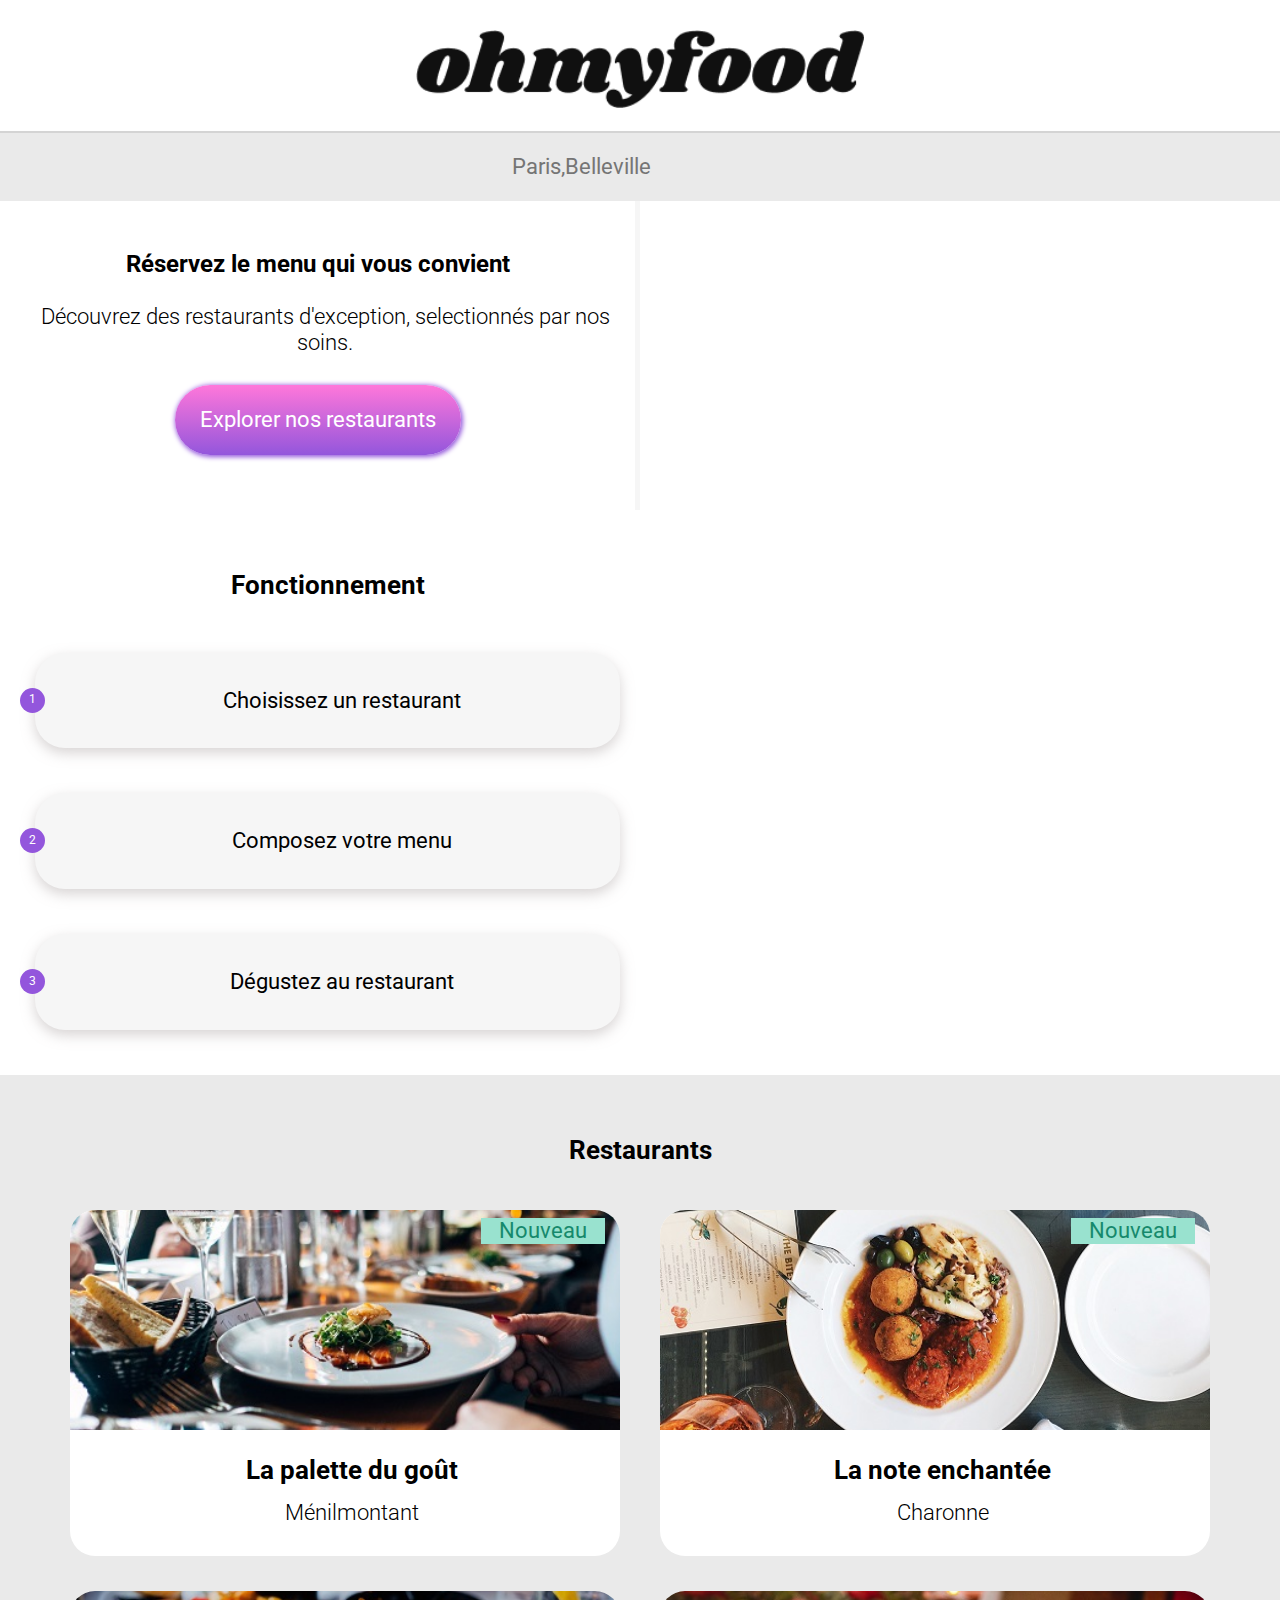
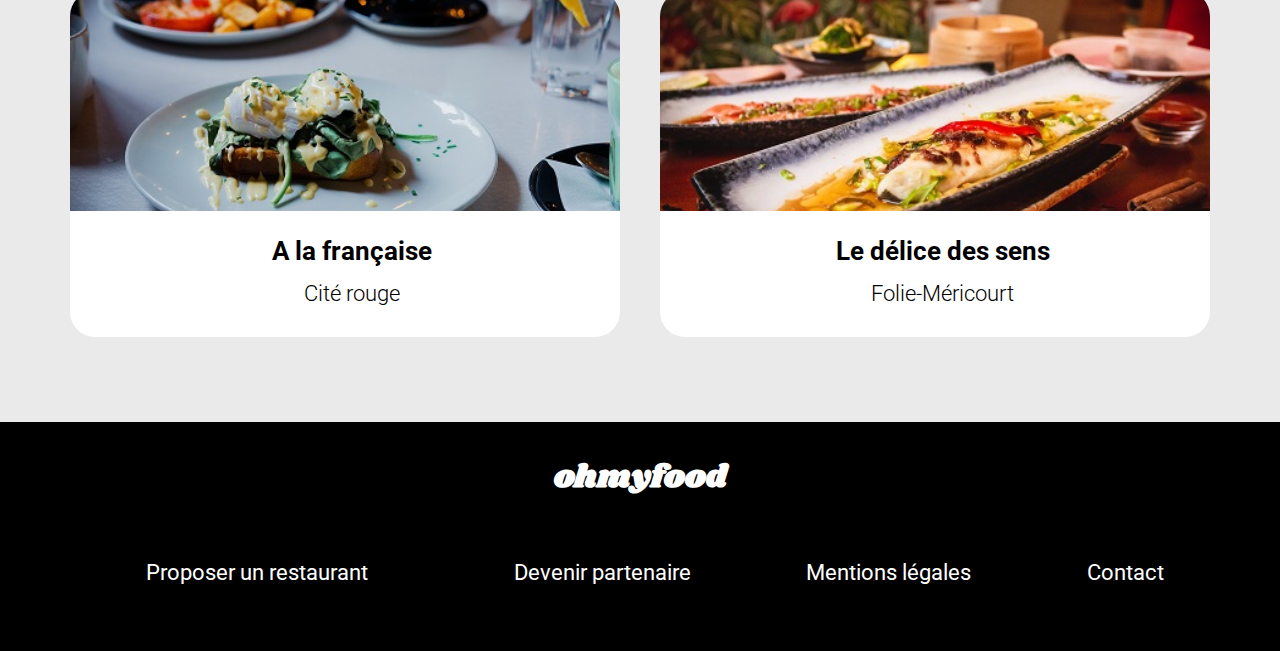
<file: index.html>
<!DOCTYPE html>
<html lang="fr">
    <head>
        <meta charset="UTF-8">
        <meta http-equiv="X-UA-Compatible" content="IE=edge">
        <meta name="viewport" content="width=device-width, initial-scale=1.0">
        <link rel="stylesheet" href="CSS/style.css">
        <link rel="stylesheet" href="https://cdnjs.cloudflare.com/ajax/libs/font-awesome/6.1.1/css/all.min.css" integrity="sha512-KfkfwYDsLkIlwQp6LFnl8zNdLGxu9YAA1QvwINks4PhcElQSvqcyVLLD9aMhXd13uQjoXtEKNosOWaZqXgel0g==" crossorigin="anonymous" referrerpolicy="no-referrer" />
        <!--lien vers cdnj bbibliotheque icones-->
        <link href="https://fonts.googleapis.com/css2?family=Raleway:wght@100;300;600&family=Roboto:ital,wght@0,100;0,300;0,500;1,100;1,300;1,400;1,700;1,900&display=swap" rel="stylesheet">
        <link href="https://fonts.googleapis.com/css2?family=Raleway:wght@100;300;600&family=Roboto:ital,wght@0,100;0,300;0,500;1,100;1,300;1,400;1,700;1,900&family=Shrikhand&display=swap" rel="stylesheet">  
        <title>Accueil_Menu</title>
    </head>
    <body>
        <header>
            <section class="container first_container">
                <div class="logo_header">
                    <a href="#"><img src ="images/logo/ohmyfood.png"></a>
                </div>
                <div class="localisation">
                   <form>
                       <label for="search" class="formulaire"> <i class="fa-solid fa-location-dot"></i></label>
                        <input type="search" placeholder="Paris,Belleville"  id="search"/>
                    </form>    
                </div>
                <div class="zozo">
                <div class="reservation">
                    <h2>Réservez le menu qui vous convient</h2>
                    <div class="menu_reservation">
                        <p class="information">Découvrez des restaurants d'exception, selectionnés par nos soins.</p>
                        <a href="#"><button class="btn btn__recherche">Explorer nos restaurants</button></a>
                    </div>
                </div>
                <div class="fonctionnement">
                    <h3>Fonctionnement</h3>
                    <div class="button__menu">
                        <ul >
                            <li >
                                <a href="#">
                                    <button class="btn_menu_choice"><span class="number">1</span>
                                        <span class="icone icone_choice"><i class="fa-solid fa-mobile-screen-button"></i></span>
                                        <span class="name name_restaurant">Choisissez un restaurant</span>
                                    </button>
                                </a>
                            </li>
                            <li>
                                <a href="#">
                                    <button class="btn_menu_choice"><span class="number">2</span>
                                        <span class="icone icone_choice"><i class="fa-solid fa-list"></i></span>
                                    <span class="name name_choice">Composez votre menu</span>
                                </button>
                                </a>
                            </li>
                            <li>
                                <a href="#">
                                    <button class="btn_menu_choice"><span class="number">3</span>
                                        <span class="icone icone_choice"><i class="fa-solid fa-store"></i></span>
                                        <span class="name name_spot">Dégustez au restaurant</span>
                                    </button>
                                </a>
                            </li>
                        </ul>
                    </div>
                </div>
                </div>
            </section>
        </header>
        <div class="main">
            <section class="container second_container">
                <div>
                    <h3 class="presentation">Restaurants</h3>
                </div>
                <div class="restaurant_presentation">
                    <div class="card_restaurant">
                        <a href="menu_la_palette.html">
                            <img src="images/restaurants/la_palette_des_gouts_redimensionnée.jpg" class="restaurant_presentation" alt="assiette" >
                            <div class="card_restaurant_info"> 
                                <h3>La palette du goût</h3>
                                <p class="information">Ménilmontant</p>
                            </div>
                            <div class="card_text_item">
                                <span class="clic_item"><i class="fa-regular fa-heart"></i></span>
                            </div>
                        </a>
                        <p class="label_palette">Nouveau</p>
                    </div>       
                    <div class="card_restaurant">
                        <a href="menu_la_note.html">
                            <img src="images/restaurants/la_note_enchantée_redimensionnée.jpg" class="restaurant_presentation" alt="assiette">
                            <div class="card_restaurant_info"> 
                                <h3>La note enchantée</h3>
                                <p class="information">Charonne</p>
                            </div>
                            <div class="card_text_item">
                                <span class="clic_item"><i class="fa-regular fa-heart"></i></span>
                            </div>
                        </a>
                        <p class="label_note">Nouveau</p>
                    </div>
                    <div class="card_restaurant">
                        <a href="menu_la_francaise.html">
                            <img src="images/restaurants/a_la_francaise_redimensionnée.jpg" class="restaurant_presentation" alt="assiette">
                            <div class="card_restaurant_info"> 
                                <h3>A la française</h3>
                                <p class="information">Cité rouge</p>
                            </div>
                            <div class="card_text_item">
                                <span class="clic_item"><i class="fa-regular fa-heart"></i></span>
                            </div>
                        </a>
                    </div>
                    <div class="card_restaurant">
                        <a href="menu_le_delice.html">
                            <img src="images/restaurants/le_delice_des_sens_redimensionnée.jpg" class="restaurant_presentation" alt="assiette">
                            <div class="card_restaurant_info"> 
                                <h3>Le délice des sens</h3>
                                <p class="information">Folie-Méricourt</p>
                            </div>
                            <div class="card_text_item">
                                <span class="clic_item"><i class="fa-regular fa-heart"></i></span>
                            </div>
                        </a> 
                    </div>
                </div>
            </section>
        </div>
        <footer>
            <div class="container third_container">
                <div class="logo_footer"><a href="#"><h1 class="title">ohmyfood</h1></a></div>
                <ul class="footer_third_container">
                    <li class ="proposition">
                        <a href="#"><span class="icone icone_fork"><i class="fa-solid fa-utensils"></i></span>
                        <span class="partner">Proposer un restaurant</span></a>
                    </li>
                    <li class="icone">
                        <a href="#"><span class="icone icone_partner"><i class="fa-solid fa-handshake-angle"></i></span>
                        <span class="partner">Devenir partenaire</span></a>
                    </li>
                    <li class="légale">
                        <a href="#">Mentions légales</a>
                    </li>
                    <li class="contact">
                        <a href="#">Contact</a>
                    </li>
                </ul>
            </div>
        </footer>
    </body>
</html>
</file>
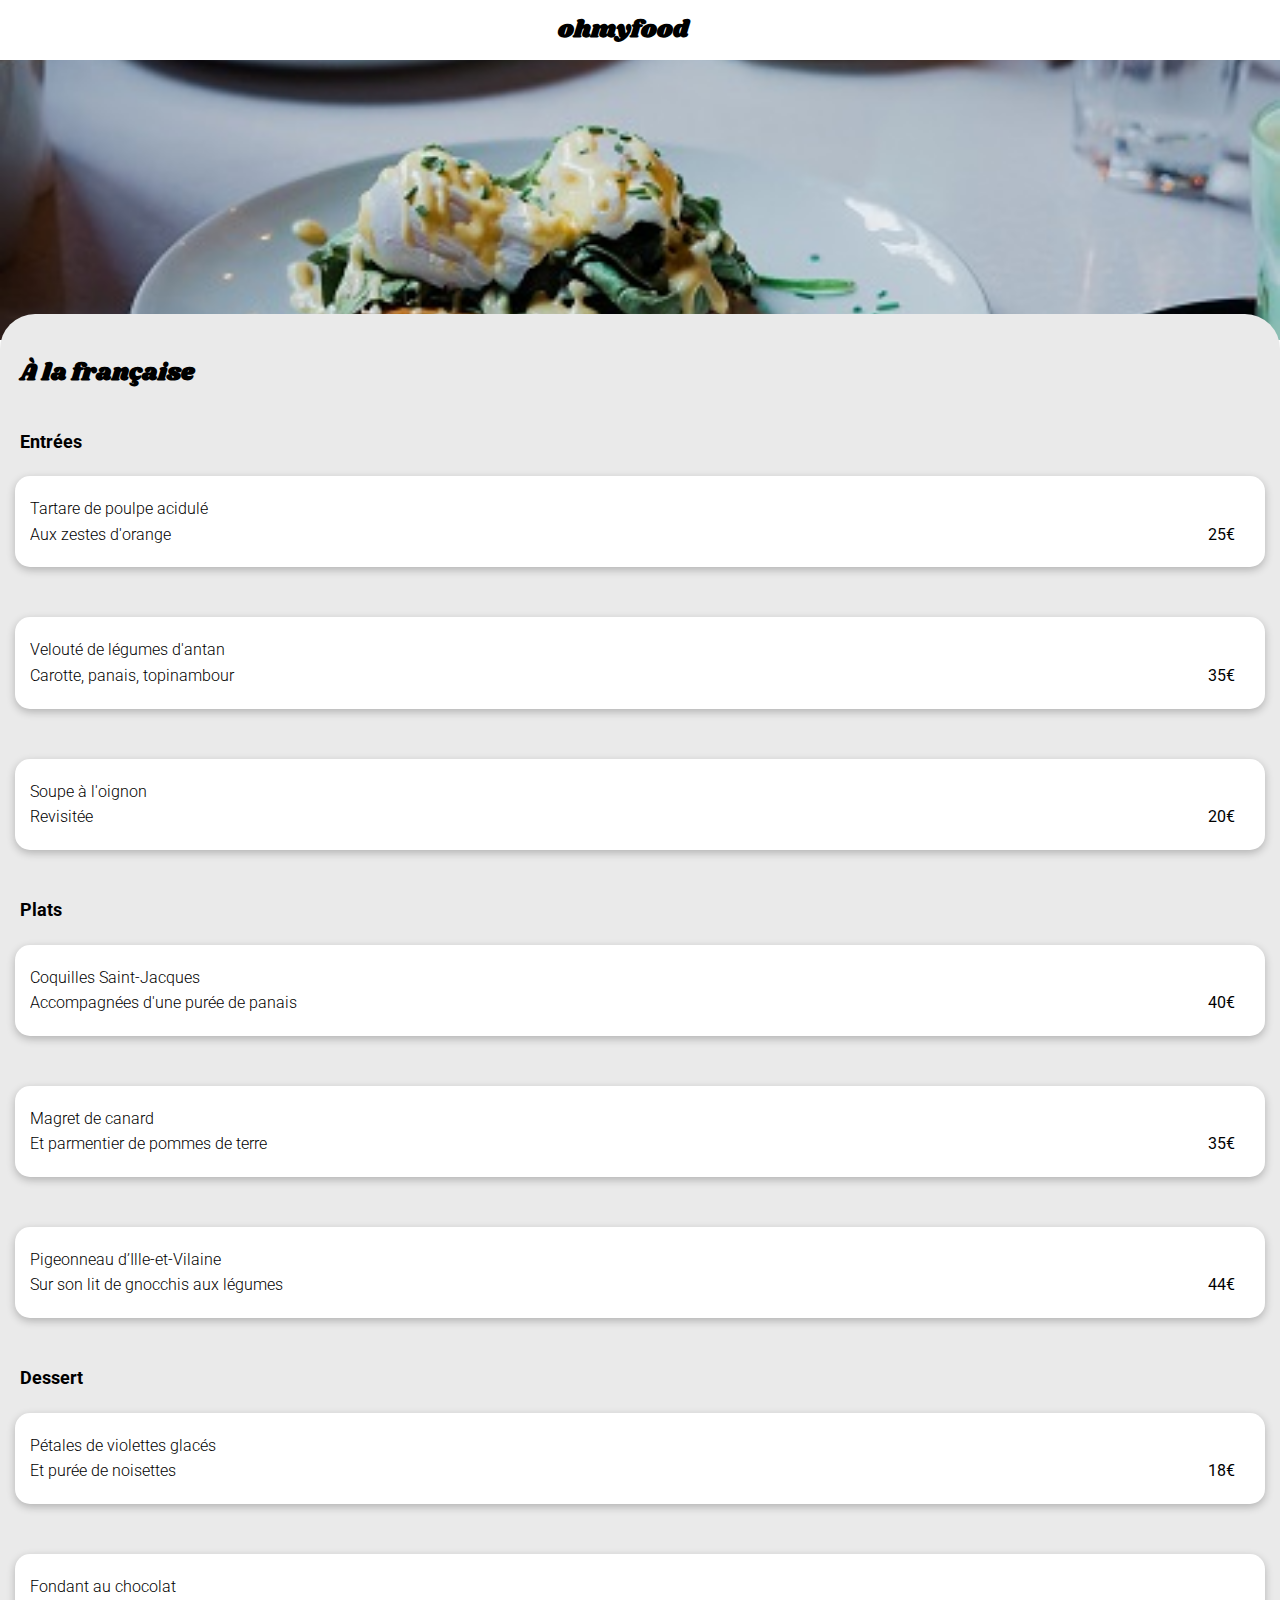
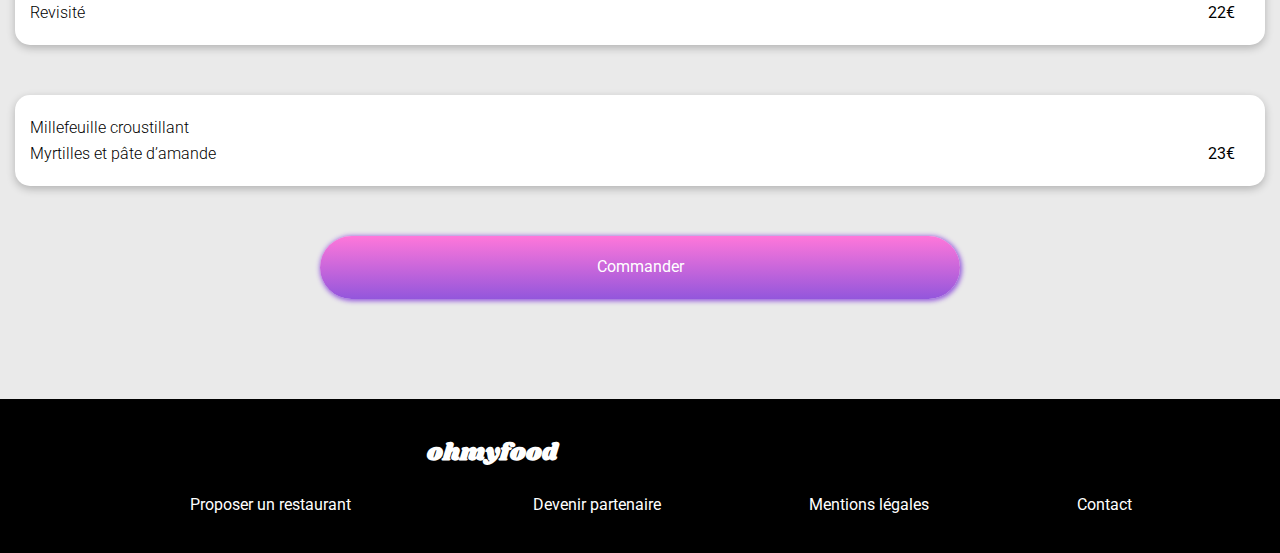
<file: menu_la_francaise.html>
<!DOCTYPE html>
<html lang="fr">
<head>
    <meta charset="UTF-8">
    <meta http-equiv="X-UA-Compatible" content="IE=edge">
    <meta name="viewport" content="width=device-width, initial-scale=1.0">
    <link rel="stylesheet" href="https://cdnjs.cloudflare.com/ajax/libs/font-awesome/6.1.1/css/all.min.css" integrity="sha512-KfkfwYDsLkIlwQp6LFnl8zNdLGxu9YAA1QvwINks4PhcElQSvqcyVLLD9aMhXd13uQjoXtEKNosOWaZqXgel0g==" crossorigin="anonymous" referrerpolicy="no-referrer" />
    <title>A la Française</title>
    <!--lien vers cdnj bbibliotheque icones-->
    <link href="https://fonts.googleapis.com/css2?family=Raleway:wght@100;300;600&family=Roboto:ital,wght@0,100;0,300;0,500;1,100;1,300;1,400;1,700;1,900&display=swap" rel="stylesheet">
    <link href="https://fonts.googleapis.com/css2?family=Raleway:wght@100;300;600&family=Roboto:ital,wght@0,100;0,300;0,500;1,100;1,300;1,400;1,700;1,900&family=Shrikhand&display=swap" rel="stylesheet">  
    <link rel="stylesheet" href="CSS/menustyle.css">
    <!--rajouter chemin vers feuille de style-->
</head>
<body>
    <header>
        <div class="menu_part">
            <div class="container first_container"><i class="fa-solid fa-left"></i>
                <div class="logo_header">
                    <div class="return">
                        <a href="index.html"><i class="fa-solid fa-arrow-left"></i></a>
                    </div>
                    <div class="logo">
                        <a href="index.html"><h1 class="title">ohmyfood</h1></a>
                    </div>
                </div>
            </div>
        </div>
        <img src="images/restaurants/a_la_francaise_redimensionnée.jpg" alt="plat">
    </header>
    <div class="main">
        <section class="header header_starter">
            <div class="title_restaurant">
                <h2 class="menu_title">À la française</h2>
                <div class="card_text_item">
                    <span class="clic_item"><i class="fa-regular fa-heart"></i></span>
                </div>
            </div>
            <h3>Entrées</h3>
            <div class="menu_restaurant">
                <div class="slider">
                    <div class="left">
                        <p>Tartare de poulpe acidulé</p>
                        <p>Aux zestes d'orange</p>
                    </div>
                    <div class="right">
                        <span class="prix__starter">25€</span>
                    </div>
                </div>
                <div class="cursor">
                    <i class="fa-solid fa-check"></i>
                </div>
            </div>
            <div class="menu_restaurant">
                <div class="slider">
                    <div class="left">
                        <p>Velouté de légumes d'antan</p>
                        <p>Carotte, panais, topinambour</p>
                    </div>
                    <div class="right">
                        <span class="prix__starter">35€</span>
                    </div>
                </div>
                <div class="cursor">
                    <i class="fa-solid fa-check"></i>
                </div>
            </div>
            <div class="menu_restaurant">
                <div class="slider">
                    <div class="left">
                        <p>Soupe à l'oignon</p>
                        <p>Revisitée</p>
                    </div>
                    <div class="right">
                        <span class="prix__starter">20€</span>
                    </div>
                </div>
                <div class="cursor">
                    <i class="fa-solid fa-check"></i>
                </div>
            </div>
            <h3>Plats</h3>
            <div class="menu_restaurant">
                <div class="slider">
                    <div class="left">
                        <p>Coquilles Saint-Jacques</p>
                        <p>Accompagnées d'une purée de panais</p>
                    </div>
                    <div class="right">
                        <span class="prix__starter">40€</span>
                    </div>
                </div>
                <div class="cursor">
                    <i class="fa-solid fa-check"></i>
                </div>
            </div>
            <div class="menu_restaurant">
                <div class="slider">
                    <div class="left">
                        <p>Magret de canard</p>
                        <p>Et parmentier de pommes de terre</p>
                    </div>
                    <div class="right">
                        <span class="prix__starter">35€</span>
                    </div>
                </div>
                <div class="cursor">
                    <i class="fa-solid fa-check"></i>
                </div>
            </div>
            <div class="menu_restaurant">
                <div class="slider">
                    <div class="left">
                        <p>Pigeonneau d’Ille-et-Vilaine</p>
                        <p>Sur son lit de gnocchis aux légumes</p>
                    </div>
                    <div class="right">
                        <span class="prix__starter">44€</span>
                    </div>
                </div>
                <div class="cursor">
                    <i class="fa-solid fa-check"></i>
                </div>
            </div>
            <h3>Dessert</h3>
            <div class="menu_restaurant">
                <div class="slider">
                    <div class="left">
                        <p>Pétales de violettes glacés</p>
                        <p>Et purée de noisettes</p>
                    </div>
                    <div class="right">
                        <span class="prix__starter">18€</span>
                    </div>
                </div>
                <div class="cursor">
                    <i class="fa-solid fa-check"></i>
                </div>
            </div>
            <div class="menu_restaurant">
            <div class="slider">
                <div class="left">
                    <p>Fondant au chocolat</p>
                    <p>Revisité</p>
                </div>
                <div class="right">
                    <span class="prix__starter">22€</span>
                </div>
            </div>
            <div class="cursor">
            <i class="fa-solid fa-check"></i>
        </div>
        </div><div class="menu_restaurant">
            <div class="slider">
                <div class="left">
                    <p>Millefeuille croustillant</p>
                    <p>Myrtilles et pâte d’amande</p>
                </div>
                <div class="right">
                    <span class="prix__starter">23€</span>
                </div>
            </div>
            <div class="cursor">
                <i class="fa-solid fa-check"></i>
            </div>
        </div>
        <div class="commande">
                <button class="btn btn_commande">
                    Commander
                </button>
            </div> 
        </section>
    </div>
    <footer>
        <div class="container third_container">
            <div class="logo_footer"><a href="#"><h1 class="title">ohmyfood</h1></a></div>
            <ul class="restaurant_menu">
                <li class ="proposition">
                    <a href="#">
                        <span class="icone icone_partner"><i class="fa-solid fa-utensils"></i></span>
                        <span class="partner">Proposer un restaurant</span>
                    </a>
                </li>
                <li class="icone">
                    <a href="#"><span class="icone icone_partner"><i class="fa-solid fa-handshake-angle"></i></span>
                    <span class="partner">Devenir partenaire</span></a>
                </li>
                <li class="légale">
                    <a href="#">Mentions légales</a>
                </li>
                <li class="contact">
                    <a href="#">Contact</a>
                </li>
            </ul>
        </div>
    </footer>
    
</body>
</html>
</file>
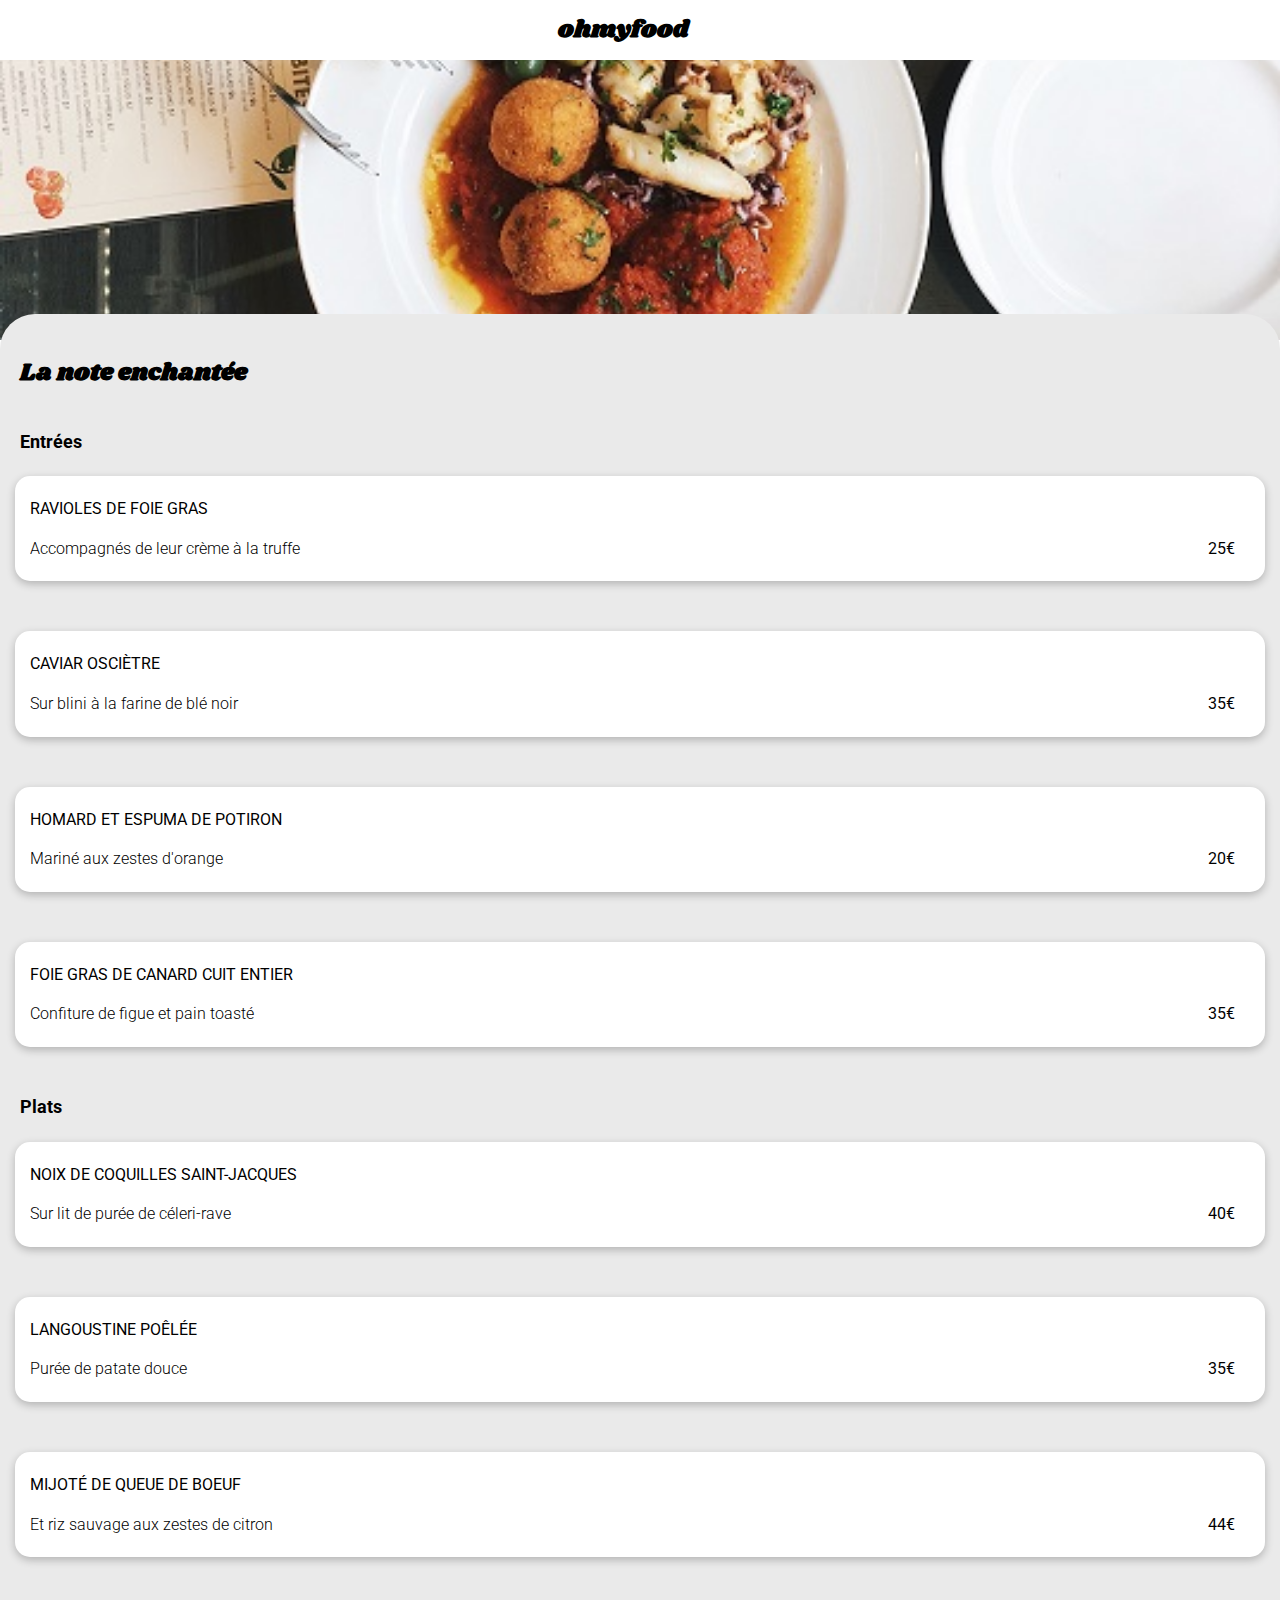
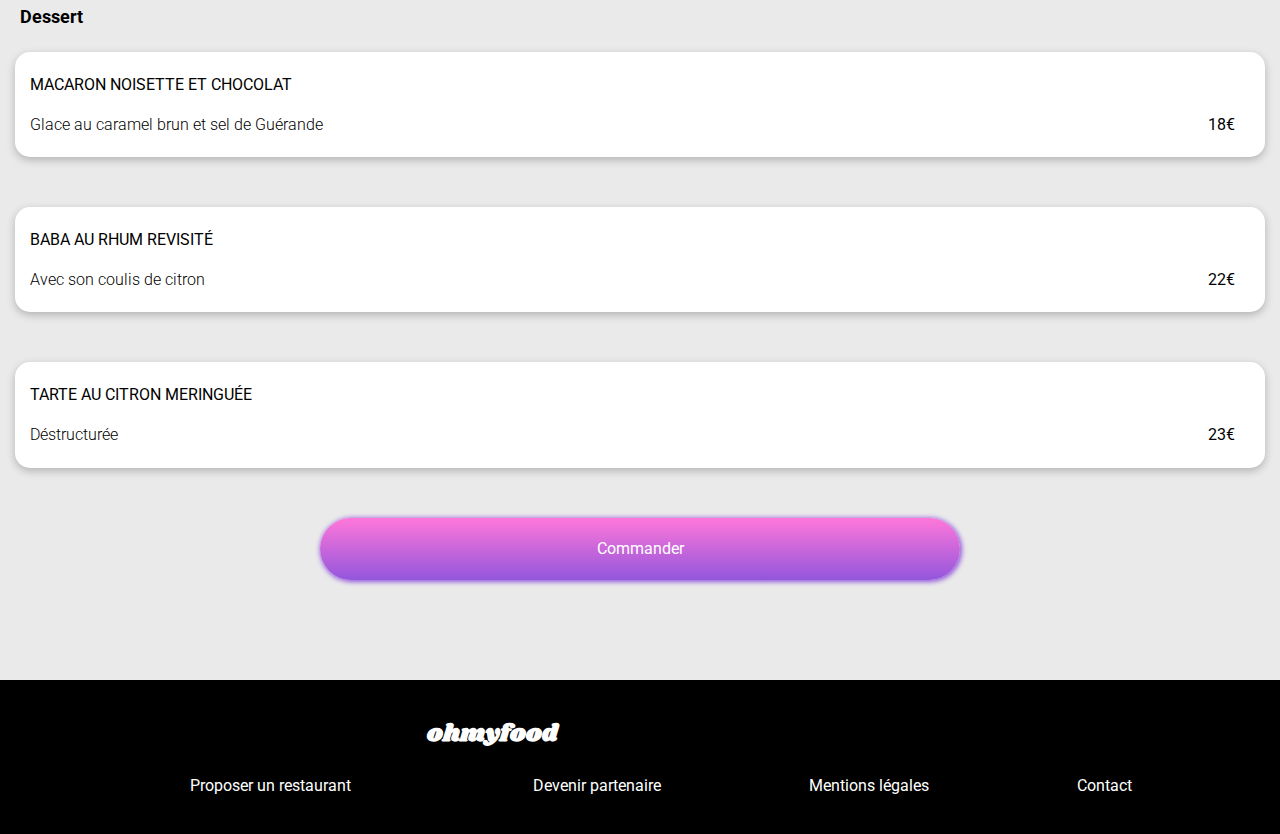
<file: menu_la_note.html>
<!DOCTYPE html>
<html lang="fr">
<head>
    <meta charset="UTF-8">
    <meta http-equiv="X-UA-Compatible" content="IE=edge">
    <meta name="viewport" content="width=device-width, initial-scale=1.0">
    <link rel="stylesheet" href="https://cdnjs.cloudflare.com/ajax/libs/font-awesome/6.1.1/css/all.min.css" integrity="sha512-KfkfwYDsLkIlwQp6LFnl8zNdLGxu9YAA1QvwINks4PhcElQSvqcyVLLD9aMhXd13uQjoXtEKNosOWaZqXgel0g==" crossorigin="anonymous" referrerpolicy="no-referrer" />
    <title>La note enchantée</title>
    <!--lien vers cdnj bbibliotheque icones-->
    <link href="https://fonts.googleapis.com/css2?family=Raleway:wght@100;300;600&family=Roboto:ital,wght@0,100;0,300;0,500;1,100;1,300;1,400;1,700;1,900&display=swap" rel="stylesheet">
    <link href="https://fonts.googleapis.com/css2?family=Raleway:wght@100;300;600&family=Roboto:ital,wght@0,100;0,300;0,500;1,100;1,300;1,400;1,700;1,900&family=Shrikhand&display=swap" rel="stylesheet">  
    <link rel="stylesheet" href="CSS/menustyle.css">
    <!--rajouter chemin vers feuille de style-->
</head>
<body>
    <header>
        <div class="menu_part">
            <div class="container first_container"><i class="fa-solid fa-left"></i>
                <div class="logo_header">
                    <div class="return">
                        <a href="index.html"><i class="fa-solid fa-arrow-left"></i></a>
                    </div>
                    <div class="logo">
                        <a href="index.html"><h1 class="title">ohmyfood</h1></a>
                    </div>
                </div>
            </div>
        </div>
        <img src="images/restaurants/la_note_enchantée_redimensionnée.jpg" alt="plat">
    </header>
    <div class="main">
        <section class="header header_starter">
            <div class="title_restaurant">
                <h2 class="menu_title">La note enchantée</h2>
                <div class="card_text_item">
                    <span class="clic_item"><i class="fa-regular fa-heart"></i></span>
                </div>
            </div>
            <h3>Entrées</h3>
            <div class="menu_restaurant">
                <div class="slider">
                    <div class="left">
                        <h4>Ravioles de foie gras </h4>
                        <p>Accompagnés de leur crème à la truffe</p>
                    </div>
                    <div class="right">
                        <span class="prix__starter">25€</span>
                    </div>
                </div>
                <div class="cursor">
                    <i class="fa-solid fa-check"></i>
                </div>
            </div>
            <div class="menu_restaurant">
                <div class="slider">
                    <div class="left">
                        <h4>Caviar osciètre </h4>
                        <p>Sur blini à la farine de blé noir</p>
                    </div>
                    <div class="right">
                        <span class="prix__starter">35€</span>
                    </div>
                </div>
                <div class="cursor">
                    <i class="fa-solid fa-check"></i>
                </div>
            </div>
            <div class="menu_restaurant">
                <div class="slider">
                    <div class="left">
                        <h4>Homard et espuma de potiron</h4>
                        <p>Mariné aux zestes d'orange</p>
                    </div>
                    <div class="right">
                        <span class="prix__starter">20€</span>
                    </div>
                </div>
                <div class="cursor">
                    <i class="fa-solid fa-check"></i>
                </div>
            </div>
            <div class="menu_restaurant">
                <div class="slider">
                    <div class="left">
                        <h4>Foie gras de canard cuit entier</h4>
                        <p>Confiture de figue et pain toasté</p>
                    </div>
                    <div class="right">
                        <span class="prix__starter">35€</span>
                    </div>
                </div>
                <div class="cursor">
                    <i class="fa-solid fa-check"></i>
                </div>
            </div>
            <h3>Plats</h3>
            <div class="menu_restaurant">
                <div class="slider">
                    <div class="left">
                        <h4>Noix de coquilles Saint-Jacques</h4>
                        <p>Sur lit de purée de céleri-rave</p>
                    </div>
                    <div class="right">
                        <span class="prix__starter">40€</span>
                    </div>
                </div>
                <div class="cursor">
                    <i class="fa-solid fa-check"></i>
                </div>
            </div>
            <div class="menu_restaurant">
                <div class="slider">
                    <div class="left">
                        <h4>Langoustine poêlée</h4>
                        <p>Purée de patate douce</p>
                    </div>
                    <div class="right">
                        <span class="prix__starter">35€</span>
                    </div>
                </div>
                <div class="cursor">
                    <i class="fa-solid fa-check"></i>
                </div>
            </div>
            <div class="menu_restaurant">
                <div class="slider">
                    <div class="left">
                        <h4>Mijoté de queue de boeuf </h4>
                        <p>Et riz sauvage aux zestes de citron</p>
                    </div>
                    <div class="right">
                        <span class="prix__starter">44€</span>
                    </div>
                </div>
                <div class="cursor">
                    <i class="fa-solid fa-check"></i>
                </div>
            </div>
            <h3>Dessert</h3>
            <div class="menu_restaurant">
                <div class="slider">
                    <div class="left">
                        <h4>Macaron noisette et chocolat</h4>
                        <p>Glace au caramel brun et sel de Guérande</p>
                    </div>
                    <div class="right">
                        <span class="prix__starter">18€</span>
                    </div>
                </div>
                <div class="cursor">
                    <i class="fa-solid fa-check"></i>
                </div>
            </div>
            <div class="menu_restaurant">
            <div class="slider">
                <div class="left">
                    <h4>Baba au rhum revisité </h4>
                    <p>Avec son coulis de citron</p>
                </div>
                <div class="right">
                    <span class="prix__starter">22€</span>
                </div>
            </div>
            <div class="cursor">
            <i class="fa-solid fa-check"></i>
        </div>
        </div><div class="menu_restaurant">
            <div class="slider">
                <div class="left">
                    <h4>Tarte au citron meringuée </h4>
                    <p>Déstructurée</p>
                </div>
                <div class="right">
                    <span class="prix__starter">23€</span>
                </div>
            </div>
            <div class="cursor">
                <i class="fa-solid fa-check"></i>
            </div>
        </div>
        <div class="commande">
                <button class="btn btn_commande">
                    Commander
                </button>
            </div> 
        </section>
    </div>
    <footer>
        <div class="container third_container">
            <div class="logo_footer"><a href="#"><h1 class="title">ohmyfood</h1></a></div>
            <ul class="restaurant_menu">
                <li class ="proposition">
                    <a href="#">
                        <span class="icone icone_partner"><i class="fa-solid fa-utensils"></i></span>
                        <span class="partner">Proposer un restaurant</span>
                    </a>
                </li>
                <li class="icone">
                    <a href="#"><span class="icone icone_partner"><i class="fa-solid fa-handshake-angle"></i></span>
                    <span class="partner">Devenir partenaire</span></a>
                </li>
                <li class="légale">
                    <a href="#">Mentions légales</a>
                </li>
                <li class="contact">
                    <a href="#">Contact</a>
                </li>
            </ul>
        </div>
    </footer>
    
</body>
</html>
</file>
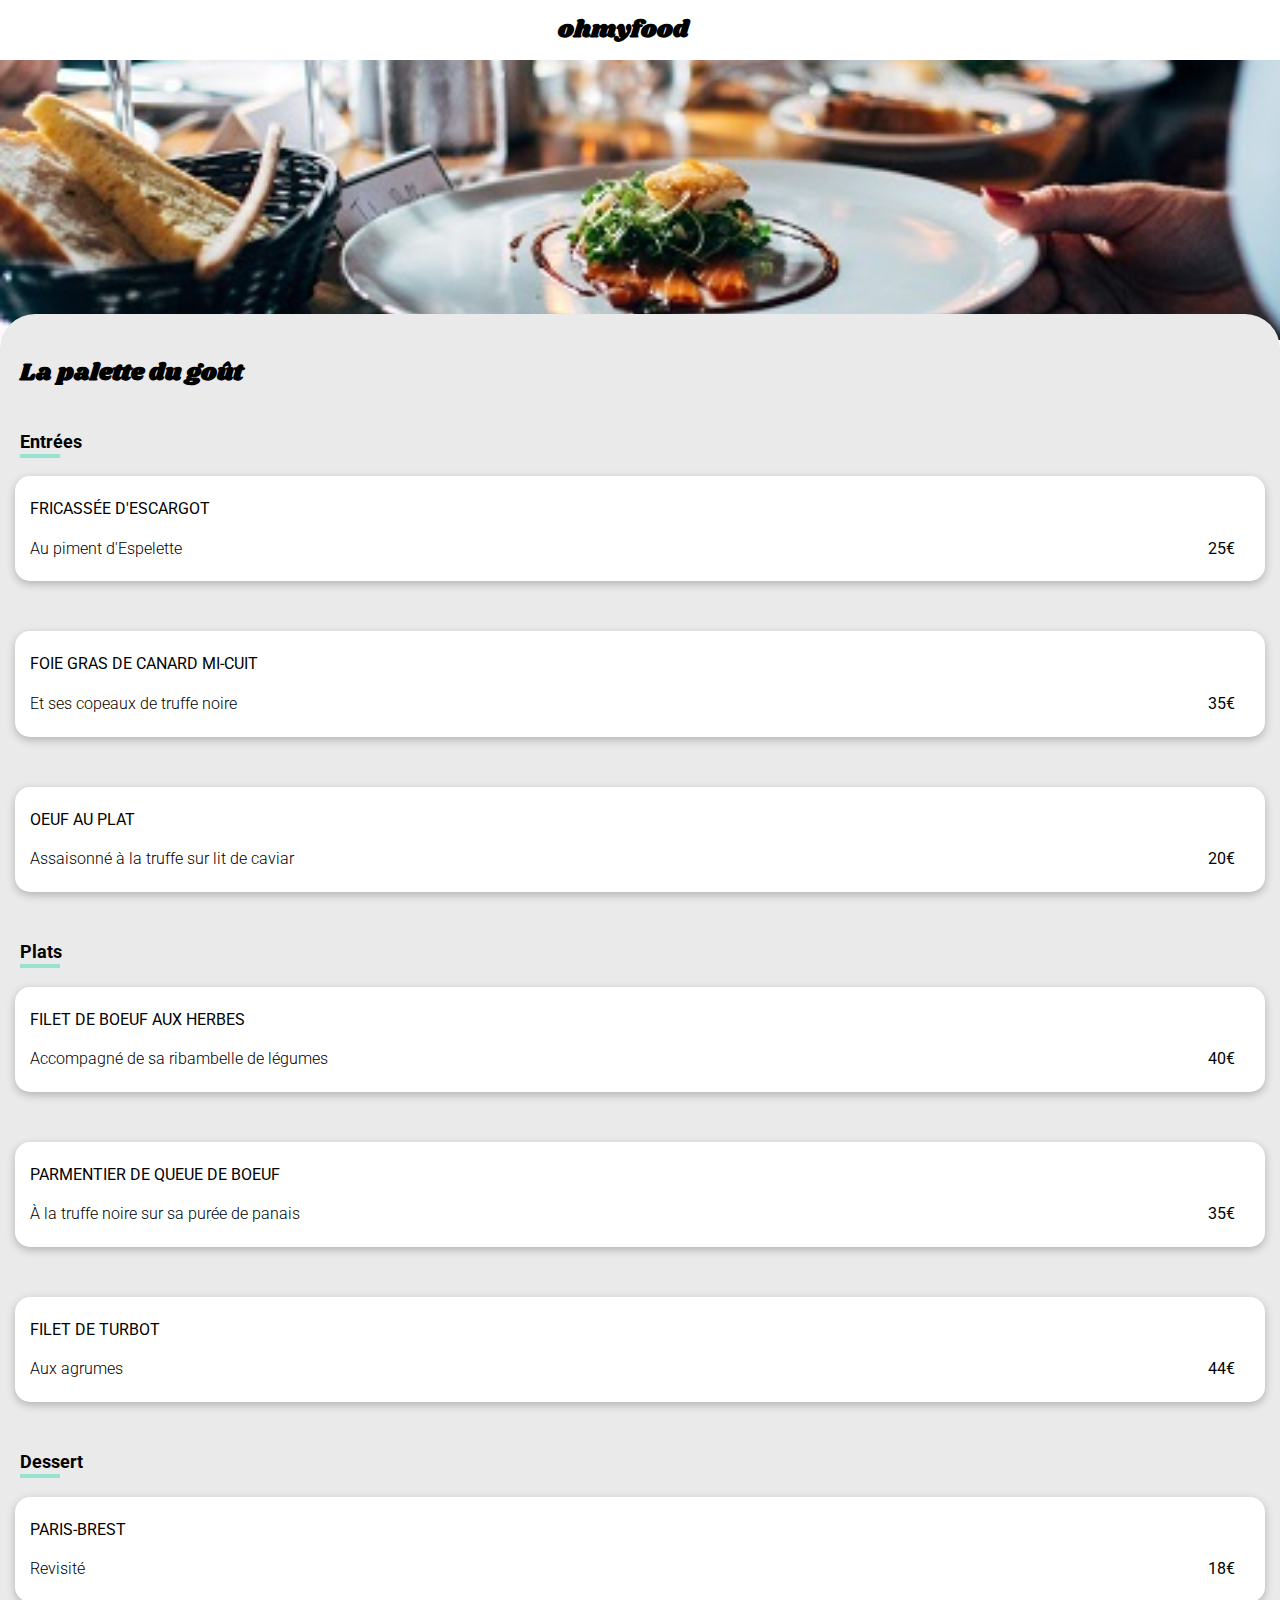
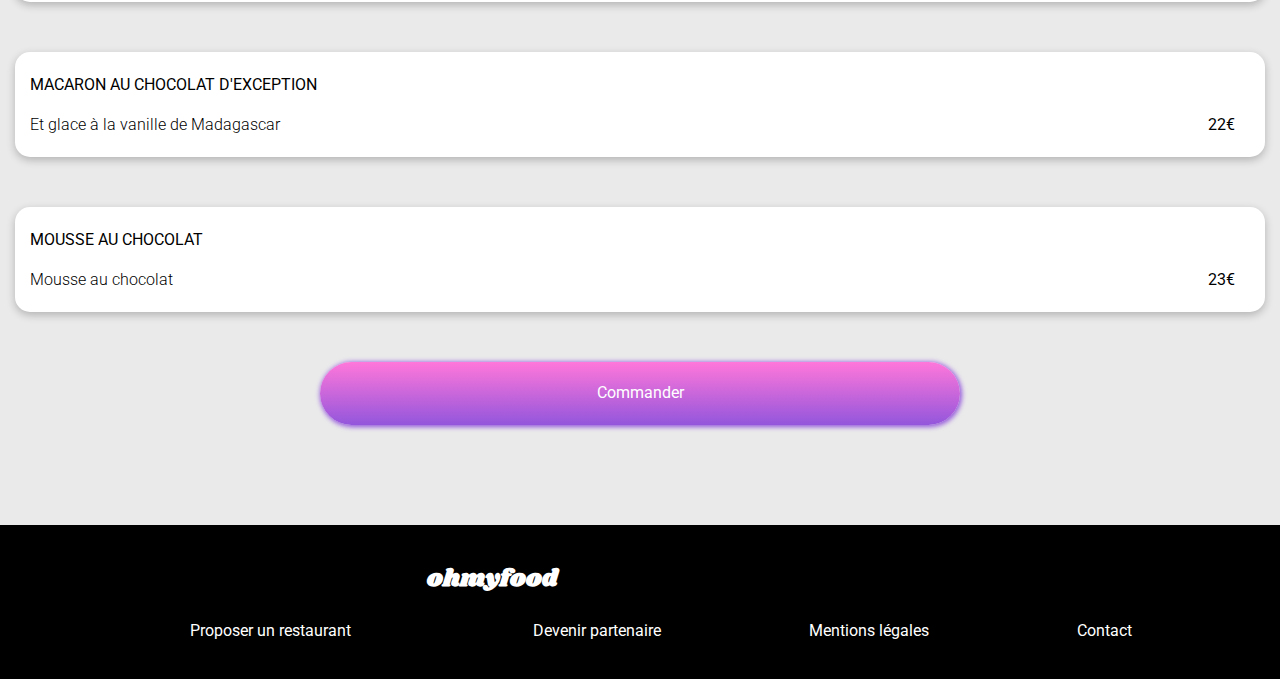
<file: menu_la_palette.html>
<!DOCTYPE html>
<html lang="fr">
<head>
    <meta charset="UTF-8">
    <meta http-equiv="X-UA-Compatible" content="IE=edge">
    <meta name="viewport" content="width=device-width, initial-scale=1.0">
    <link rel="stylesheet" href="https://cdnjs.cloudflare.com/ajax/libs/font-awesome/6.1.1/css/all.min.css" integrity="sha512-KfkfwYDsLkIlwQp6LFnl8zNdLGxu9YAA1QvwINks4PhcElQSvqcyVLLD9aMhXd13uQjoXtEKNosOWaZqXgel0g==" crossorigin="anonymous" referrerpolicy="no-referrer" />
    <title>La Palette du Goût</title>
    <!--lien vers cdnj bbibliotheque icones-->
    <link href="https://fonts.googleapis.com/css2?family=Raleway:wght@100;300;600&family=Roboto:ital,wght@0,100;0,300;0,500;1,100;1,300;1,400;1,700;1,900&display=swap" rel="stylesheet">
    <link href="https://fonts.googleapis.com/css2?family=Raleway:wght@100;300;600&family=Roboto:ital,wght@0,100;0,300;0,500;1,100;1,300;1,400;1,700;1,900&family=Shrikhand&display=swap" rel="stylesheet">  
    <link rel="stylesheet" href="CSS/menustyle.css">
    <!--rajouter chemin vers feuille de style-->
</head>
<body>
    <header>
        <div class="menu_part">
            <div class="container first_container"><i class="fa-solid fa-left"></i>
                <div class="logo_header">
                    <div class="return">
                        <a href="index.html"><i class="fa-solid fa-arrow-left"></i></a>
                    </div>
                    <div class="logo">
                        <a href="index.html"><h1 class="title">ohmyfood</h1></a>
                    </div>
                </div>
            </div>
        </div>
        <img src="images/restaurants/la_palette_des_gouts_redimensionnée.jpg" alt="plat">
    </header>
    <div class="main">
        <section class="header header_starter">
            <div class="title_restaurant">
                <h2 class="menu_title">La palette du goût</h2>
                <div class="card_text_item">
                    <span class="clic_item"><i class="fa-regular fa-heart"></i></span>
                </div>
            </div>
            <div class="title_decoration">
                <h3>Entrées</h3>
            </div>
            <div class="menu_restaurant">
                <div class="slider">
                    <div class="left">
                        <h4>Fricassée d'escargot</h4>
                        <p>Au piment d'Espelette</p>
                    </div>
                    <div class="right">
                        <span class="prix__starter">25€</span>
                    </div>
                </div>
                <div class="cursor">
                    <i class="fa-solid fa-check"></i>
                </div>
            </div>
            <div class="menu_restaurant">
                <div class="slider">
                    <div class="left">
                        <h4>Foie gras de canard mi-cuit</h4>
                        <p>Et ses copeaux de truffe noire</p>
                    </div>
                    <div class="right">
                        <span class="prix__starter">35€</span>
                    </div>
                </div>
                <div class="cursor">
                    <i class="fa-solid fa-check"></i>
                </div>
            </div>
            <div class="menu_restaurant">
                <div class="slider">
                    <div class="left">
                        <h4>Oeuf au plat</h4>
                        <p>Assaisonné à la truffe sur lit de caviar</p>
                    </div>
                    <div class="right">
                        <span class="prix__starter">20€</span>
                    </div>
                </div>
                <div class="cursor">
                    <i class="fa-solid fa-check"></i>
                </div>
            </div>
            <div class="title_decoration">
                <h3>Plats</h3>
            </div>
            <div class="menu_restaurant">
                <div class="slider">
                    <div class="left">
                        <h4>Filet de boeuf aux herbes</h4>
                        <p>Accompagné de sa ribambelle de légumes</p>
                    </div>
                    <div class="right">
                        <span class="prix__starter">40€</span>
                    </div>
                </div>
                <div class="cursor">
                    <i class="fa-solid fa-check"></i>
                </div>
            </div>
            <div class="menu_restaurant">
                <div class="slider">
                    <div class="left">
                        <h4>Parmentier de queue de boeuf</h4>
                        <p>À la truffe noire sur sa purée de panais</p>
                    </div>
                    <div class="right">
                        <span class="prix__starter">35€</span>
                    </div>
                </div>
                <div class="cursor">
                    <i class="fa-solid fa-check"></i>
                </div>
            </div>
            <div class="menu_restaurant">
                <div class="slider">
                    <div class="left">
                        <h4>Filet de turbot</h4>
                        <p>Aux agrumes</p>
                    </div>
                    <div class="right">
                        <span class="prix__starter">44€</span>
                    </div>
                </div>
                <div class="cursor">
                    <i class="fa-solid fa-check"></i>
                </div>
            </div>
            <div class="title_decoration">
                <h3>Dessert</h3>
            </div>
            <div class="menu_restaurant">
                <div class="slider">
                    <div class="left">
                        <h4>Paris-Brest</h4>
                        <p>Revisité</p>
                    </div>
                    <div class="right">
                        <span class="prix__starter">18€</span>
                    </div>
                </div>
                <div class="cursor">
                    <i class="fa-solid fa-check"></i>
                </div>
            </div>
            <div class="menu_restaurant">
            <div class="slider">
                <div class="left">
                    <h4>Macaron au chocolat d'exception </h4>
                    <p>Et glace à la vanille de Madagascar</p>
                </div>
                <div class="right">
                    <span class="prix__starter">22€</span>
                </div>
            </div>
            <div class="cursor">
            <i class="fa-solid fa-check"></i>
        </div>
        </div><div class="menu_restaurant">
            <div class="slider">
                <div class="left">
                    <h4>Mousse au chocolat </h4>
                    <p>Mousse au chocolat </p>
                </div>
                <div class="right">
                    <span class="prix__starter">23€</span>
                </div>
            </div>
            <div class="cursor">
                <i class="fa-solid fa-check"></i>
            </div>
        </div>
        <div class="commande">
                <button class="btn btn_commande">
                    Commander
                </button>
            </div> 
        </section>
    </div>
    <footer>
        <div class="container third_container">
            <div class="logo_footer"><a href="#"><h1 class="title">ohmyfood</h1></a></div>
            <ul class="restaurant_menu">
                <li class ="proposition">
                    <a href="#">
                        <span class="icone icone_partner"><i class="fa-solid fa-utensils"></i></span>
                        <span class="partner">Proposer un restaurant</span>
                    </a>
                </li>
                <li class="icone">
                    <a href="#"><span class="icone icone_partner"><i class="fa-solid fa-handshake-angle"></i></span>
                    <span class="partner">Devenir partenaire</span></a>
                </li>
                <li class="légale">
                    <a href="#">Mentions légales</a>
                </li>
                <li class="contact">
                    <a href="#">Contact</a>
                </li>
            </ul>
        </div>
    </footer>
    
</body>
</html>
</file>
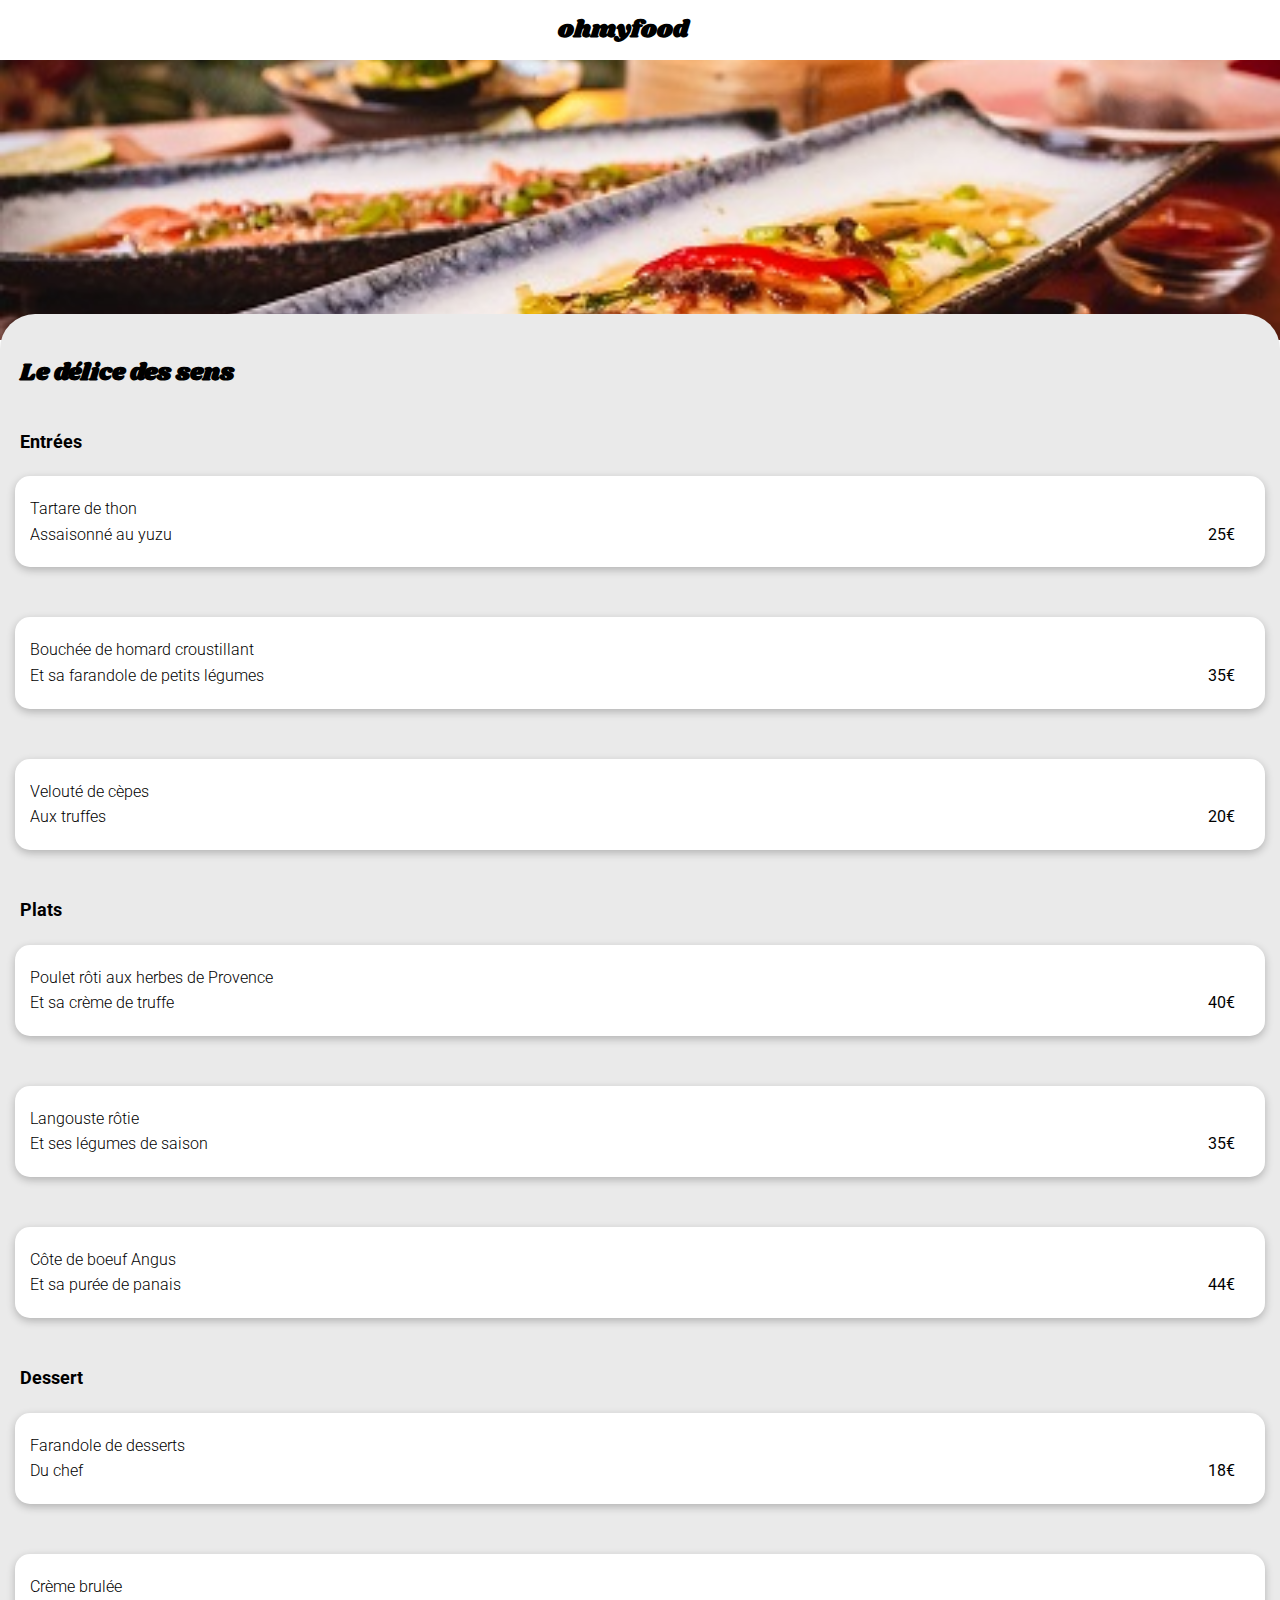
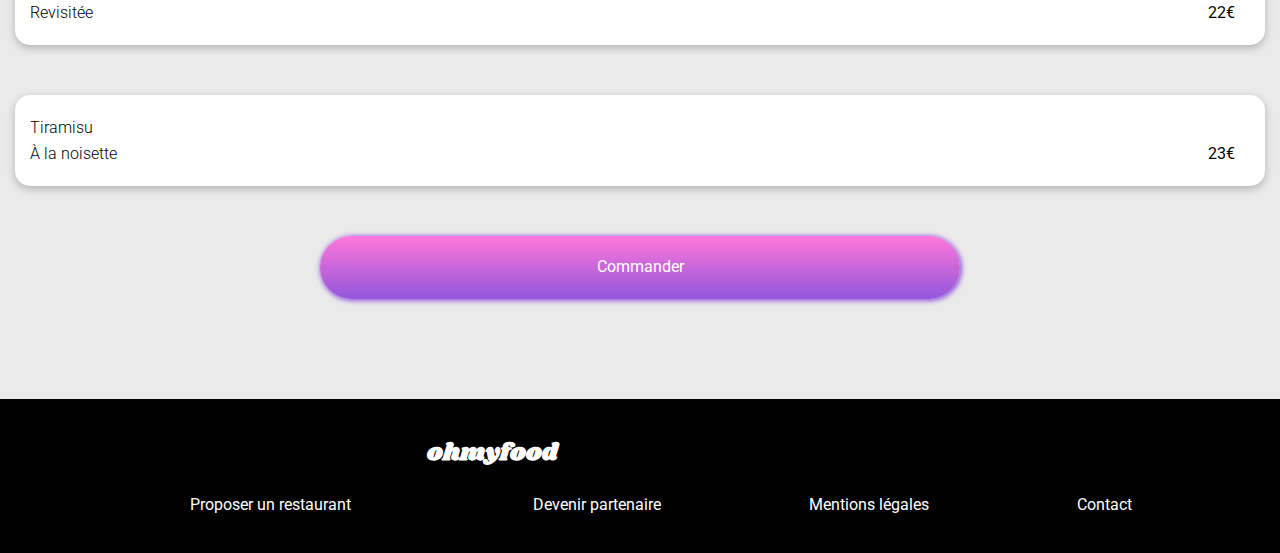
<file: menu_le_delice.html>
<!DOCTYPE html>
<html lang="fr">
<head>
    <meta charset="UTF-8">
    <meta http-equiv="X-UA-Compatible" content="IE=edge">
    <meta name="viewport" content="width=device-width, initial-scale=1.0">
    <link rel="stylesheet" href="https://cdnjs.cloudflare.com/ajax/libs/font-awesome/6.1.1/css/all.min.css" integrity="sha512-KfkfwYDsLkIlwQp6LFnl8zNdLGxu9YAA1QvwINks4PhcElQSvqcyVLLD9aMhXd13uQjoXtEKNosOWaZqXgel0g==" crossorigin="anonymous" referrerpolicy="no-referrer" />
    <title>Le delice des sens</title>
    <!--lien vers cdnj bbibliotheque icones-->
    <link href="https://fonts.googleapis.com/css2?family=Raleway:wght@100;300;600&family=Roboto:ital,wght@0,100;0,300;0,500;1,100;1,300;1,400;1,700;1,900&display=swap" rel="stylesheet">
    <link href="https://fonts.googleapis.com/css2?family=Raleway:wght@100;300;600&family=Roboto:ital,wght@0,100;0,300;0,500;1,100;1,300;1,400;1,700;1,900&family=Shrikhand&display=swap" rel="stylesheet">  
    <link rel="stylesheet" href="CSS/menustyle.css">
    <!--rajouter chemin vers feuille de style-->
</head>
<body>
    <header>
        <div class="menu_part">
            <div class="container first_container"><i class="fa-solid fa-left"></i>
                <div class="logo_header">
                    <div class="return">
                        <a href="index.html"><i class="fa-solid fa-arrow-left"></i></a>
                    </div>
                    <div class="logo">
                        <a href="index.html"><h1 class="title">ohmyfood</h1></a>
                    </div>
                </div>
            </div>
        </div>
        <img src="images/restaurants/le_delice_des_sens_redimensionnée.jpg" alt="plat">
    </header>
    <div class="main">
        <section class="header header_starter">
            <div class="title_restaurant">
                <h2 class="menu_title">Le délice des sens</h2>
                <div class="card_text_item">
                    <span class="clic_item"><i class="fa-regular fa-heart"></i></span>
                </div>
            </div>
            <h3>Entrées</h3>
            <div class="menu_restaurant">
                <div class="slider">
                    <div class="left">
                        <p>Tartare de thon</p>
                        <p>Assaisonné au yuzu</p>
                    </div>
                    <div class="right">
                        <span class="prix__starter">25€</span>
                    </div>
                </div>
                <div class="cursor">
                    <i class="fa-solid fa-check"></i>
                </div>
            </div>
            <div class="menu_restaurant">
                <div class="slider">
                    <div class="left">
                        <p>Bouchée de homard croustillant </p>
                        <p>Et sa farandole de petits légumes</p>
                    </div>
                    <div class="right">
                        <span class="prix__starter">35€</span>
                    </div>
                </div>
                <div class="cursor">
                    <i class="fa-solid fa-check"></i>
                </div>
            </div>
            <div class="menu_restaurant">
                <div class="slider">
                    <div class="left">
                        <p>Velouté de cèpes </p>
                        <p>Aux truffes</p>
                    </div>
                    <div class="right">
                        <span class="prix__starter">20€</span>
                    </div>
                </div>
                <div class="cursor">
                    <i class="fa-solid fa-check"></i>
                </div>
            </div>
            <h3>Plats</h3>
            <div class="menu_restaurant">
                <div class="slider">
                    <div class="left">
                        <p>Poulet rôti aux herbes de Provence </p>
                        <p>Et sa crème de truffe</p>
                    </div>
                    <div class="right">
                        <span class="prix__starter">40€</span>
                    </div>
                </div>
                <div class="cursor">
                    <i class="fa-solid fa-check"></i>
                </div>
            </div>
            <div class="menu_restaurant">
                <div class="slider">
                    <div class="left">
                        <p>Langouste rôtie </p>
                        <p>Et ses légumes de saison</p>
                    </div>
                    <div class="right">
                        <span class="prix__starter">35€</span>
                    </div>
                </div>
                <div class="cursor">
                    <i class="fa-solid fa-check"></i>
                </div>
            </div>
            <div class="menu_restaurant">
                <div class="slider">
                    <div class="left">
                        <p>Côte de boeuf Angus</p>
                        <p>Et sa purée de panais</p>
                    </div>
                    <div class="right">
                        <span class="prix__starter">44€</span>
                    </div>
                </div>
                <div class="cursor">
                    <i class="fa-solid fa-check"></i>
                </div>
            </div>
            <h3>Dessert</h3>
            <div class="menu_restaurant">
                <div class="slider">
                    <div class="left">
                        <p>Farandole de desserts</p>
                        <p>Du chef</p>
                    </div>
                    <div class="right">
                        <span class="prix__starter">18€</span>
                    </div>
                </div>
                <div class="cursor">
                    <i class="fa-solid fa-check"></i>
                </div>
            </div>
            <div class="menu_restaurant">
            <div class="slider">
                <div class="left">
                    <p>Crème brulée </p>
                    <p>Revisitée</p>
                </div>
                <div class="right">
                    <span class="prix__starter">22€</span>
                </div>
            </div>
            <div class="cursor">
            <i class="fa-solid fa-check"></i>
        </div>
        </div><div class="menu_restaurant">
            <div class="slider">
                <div class="left">
                    <p>Tiramisu </p>
                    <p>À la noisette</p>
                </div>
                <div class="right">
                    <span class="prix__starter">23€</span>
                </div>
            </div>
            <div class="cursor">
                <i class="fa-solid fa-check"></i>
            </div>
        </div>
        <div class="commande">
                <button class="btn btn_commande">
                    Commander
                </button>
            </div> 
        </section>
    </div>
    <footer>
        <div class="container third_container">
            <div class="logo_footer"><a href="#"><h1 class="title">ohmyfood</h1></a></div>
            <ul class="restaurant_menu">
                <li class ="proposition">
                    <a href="#">
                        <span class="icone icone_partner"><i class="fa-solid fa-utensils"></i></span>
                        <span class="partner">Proposer un restaurant</span>
                    </a>
                </li>
                <li class="icone">
                    <a href="#"><span class="icone icone_partner"><i class="fa-solid fa-handshake-angle"></i></span>
                    <span class="partner">Devenir partenaire</span></a>
                </li>
                <li class="légale">
                    <a href="#">Mentions légales</a>
                </li>
                <li class="contact">
                    <a href="#">Contact</a>
                </li>
            </ul>
        </div>
    </footer>
    
</body>
</html>
</file>
<file: CSS/style.css>
/*! normalize.css v8.0.1 | MIT License | github.com/necolas/normalize.css */

/* Document
   ========================================================================== */

/**
 * 1. Correct the line height in all browsers.
 * 2. Prevent adjustments of font size after orientation changes in iOS.
 */

 html {
    line-height: 1.15; /* 1 */
    -webkit-text-size-adjust: 100%; /* 2 */
  }
  
  /* Sections
     ========================================================================== */
  
  /**
   * Remove the margin in all browsers.
   */
  
  body {
    margin: 0;
  }
  
  /**
   * Render the `main` element consistently in IE.
   */
  
  main {
    display: block;
  }
  
  /**
   * Correct the font size and margin on `h1` elements within `section` and
   * `article` contexts in Chrome, Firefox, and Safari.
   */
  
  h1 {
    font-size: 2em;
    margin: 0.67em 0;
  }
  
  /* Grouping content
     ========================================================================== */
  
  /**
   * 1. Add the correct box sizing in Firefox.
   * 2. Show the overflow in Edge and IE.
   */
  
  hr {
    box-sizing: content-box; /* 1 */
    height: 0; /* 1 */
    overflow: visible; /* 2 */
  }
  
  /**
   * 1. Correct the inheritance and scaling of font size in all browsers.
   * 2. Correct the odd `em` font sizing in all browsers.
   */
  
  pre {
    font-family: monospace, monospace; /* 1 */
    font-size: 1em; /* 2 */
  }
  
  /* Text-level semantics
     ========================================================================== */
  
  /**
   * Remove the gray background on active links in IE 10.
   */
  
  a {
    background-color: transparent;
  }
  
  /**
   * 1. Remove the bottom border in Chrome 57-
   * 2. Add the correct text decoration in Chrome, Edge, IE, Opera, and Safari.
   */
  
  abbr[title] {
    border-bottom: none; /* 1 */
    text-decoration: underline; /* 2 */
    text-decoration: underline dotted; /* 2 */
  }
  
  /**
   * Add the correct font weight in Chrome, Edge, and Safari.
   */
  
  b,
  strong {
    font-weight: bolder;
  }
  
  /**
   * 1. Correct the inheritance and scaling of font size in all browsers.
   * 2. Correct the odd `em` font sizing in all browsers.
   */
  
  code,
  kbd,
  samp {
    font-family: monospace, monospace; /* 1 */
    font-size: 1em; /* 2 */
  }
  
  /**
   * Add the correct font size in all browsers.
   */
  
  small {
    font-size: 80%;
  }
  
  /**
   * Prevent `sub` and `sup` elements from affecting the line height in
   * all browsers.
   */
  
  sub,
  sup {
    font-size: 75%;
    line-height: 0;
    position: relative;
    vertical-align: baseline;
  }
  
  sub {
    bottom: -0.25em;
  }
  
  sup {
    top: -0.5em;
  }
  
  /* Embedded content
     ========================================================================== */
  
  /**
   * Remove the border on images inside links in IE 10.
   */
  
  img {
    border-style: none;
  }
  
  /* Forms
     ========================================================================== */
  
  /**
   * 1. Change the font styles in all browsers.
   * 2. Remove the margin in Firefox and Safari.
   */
  
  button,
  input,
  optgroup,
  select,
  textarea {
    font-family: inherit; /* 1 */
    font-size: 100%; /* 1 */
    line-height: 1.15; /* 1 */
    margin: 0; /* 2 */
  }
  
  /**
   * Show the overflow in IE.
   * 1. Show the overflow in Edge.
   */
  
  button,
  input { /* 1 */
    overflow: visible;
  }
  
  /**
   * Remove the inheritance of text transform in Edge, Firefox, and IE.
   * 1. Remove the inheritance of text transform in Firefox.
   */
  
  button,
  select { /* 1 */
    text-transform: none;
  }
  
  /**
   * Correct the inability to style clickable types in iOS and Safari.
   */
  
  button,
  [type="button"],
  [type="reset"],
  [type="submit"] {
    -webkit-appearance: button;
  }
  
  /**
   * Remove the inner border and padding in Firefox.
   */
  
  button::-moz-focus-inner,
  [type="button"]::-moz-focus-inner,
  [type="reset"]::-moz-focus-inner,
  [type="submit"]::-moz-focus-inner {
    border-style: none;
    padding: 0;
  }
  
  /**
   * Restore the focus styles unset by the previous rule.
   */
  
  button:-moz-focusring,
  [type="button"]:-moz-focusring,
  [type="reset"]:-moz-focusring,
  [type="submit"]:-moz-focusring {
    outline: 1px dotted ButtonText;
  }
  
  /**
   * Correct the padding in Firefox.
   */
  
  fieldset {
    padding: 0.35em 0.75em 0.625em;
  }
  
  /**
   * 1. Correct the text wrapping in Edge and IE.
   * 2. Correct the color inheritance from `fieldset` elements in IE.
   * 3. Remove the padding so developers are not caught out when they zero out
   *    `fieldset` elements in all browsers.
   */
  
  legend {
    box-sizing: border-box; /* 1 */
    color: inherit; /* 2 */
    display: table; /* 1 */
    max-width: 100%; /* 1 */
    padding: 0; /* 3 */
    white-space: normal; /* 1 */
  }
  
  /**
   * Add the correct vertical alignment in Chrome, Firefox, and Opera.
   */
  
  progress {
    vertical-align: baseline;
  }
  
  /**
   * Remove the default vertical scrollbar in IE 10+.
   */
  
  textarea {
    overflow: auto;
  }
  
  /**
   * 1. Add the correct box sizing in IE 10.
   * 2. Remove the padding in IE 10.
   */
  
  [type="checkbox"],
  [type="radio"] {
    box-sizing: border-box; /* 1 */
    padding: 0; /* 2 */
  }
  
  /**
   * Correct the cursor style of increment and decrement buttons in Chrome.
   */
  
  [type="number"]::-webkit-inner-spin-button,
  [type="number"]::-webkit-outer-spin-button {
    height: auto;
  }
  
  /**
   * 1. Correct the odd appearance in Chrome and Safari.
   * 2. Correct the outline style in Safari.
   */
  
  [type="search"] {
    -webkit-appearance: textfield; /* 1 */
    outline-offset: -2px; /* 2 */
  }
  
  /**
   * Remove the inner padding in Chrome and Safari on macOS.
   */
  
  [type="search"]::-webkit-search-decoration {
    -webkit-appearance: none;
  }
  
  /**
   * 1. Correct the inability to style clickable types in iOS and Safari.
   * 2. Change font properties to `inherit` in Safari.
   */
  
  ::-webkit-file-upload-button {
    -webkit-appearance: button; /* 1 */
    font: inherit; /* 2 */
  }
  
  /* Interactive
     ========================================================================== */
  
  /*
   * Add the correct display in Edge, IE 10+, and Firefox.
   */
  
  details {
    display: block;
  }
  
  /*
   * Add the correct display in all browsers.
   */
  
  summary {
    display: list-item;
  }
  
  /* Misc
     ========================================================================== */
  
  /**
   * Add the correct display in IE 10+.
   */
  
  template {
    display: none;
  }
  
  /**
   * Add the correct display in IE 10.
   */
  
  [hidden] {
    display: none;
  }
  /*-------------------------------------MOBILE FIRST-----------------------------------
  ----------------------------------------------------------------------------------------
  --------------------------------------------------------------------------------------*/
*{
  box-sizing: border-box;
}
html
{
  margin: 0 ;
  padding: 0 ;
  }/*taille moyenne d'un mobile*/ 
body
{
  font-family: 'Roboto', sans-serif;
  margin: 0;
  padding: 0;
  font-size: 1.4rem;}
  h1
  {font-family: 'Shrikhand', cursive;
  font-size: 2rem;}
  footer h1
  {color: white;
    margin: 0;
  padding: 30px 0;}
  h2
  {font-size: 1.5rem;
  text-align: center;
}
  img
{
  object-fit: cover;
  width: 100%;
  max-height: 327px;}
button
{
  display: inline-block;}
.main
{
  background-color: rgb(234, 234, 234);
  padding-bottom: 65px;}
  

.fonctionnement, .logo_header
{
  background-color: #fff;
  padding: 0 20px 0 35px;}
li
{
    list-style-type: none;}
ul
{
  padding: 0px 0px 0px 0px;}
.btn 
{
  
  background: linear-gradient(to top, rgba(147, 86, 220, 1), rgba(255, 119, 218, 1));
  box-shadow: 1px 1px 5px 1px rgba(147, 86, 220, 1);
  border-radius: 80px;
  border: none;
 
  padding: 22px 25px;
  color: white;
  -webkit-border-radius: 80px;
  -moz-border-radius: 80px;
  -ms-border-radius: 80px;
  -o-border-radius: 80px;}
  .btn:hover{background: linear-gradient(to top, rgba(147, 86, 220, 0.8), rgba(255, 119, 218, 0.8));}
  
 header
 {margin-bottom: 60px;} 
 h3
{
  text-align: left;
  
  padding-top: 60px;
  padding-bottom: 30px;
  margin: 0;}
a 
{
  text-decoration: none;
  color: black;}
  input
  {border: none;
  background-color: #eaeaea;}
  label i
  {padding: 16px;}
.information
{
  font-weight: 300;
  padding-left: 15px;
  padding-bottom: 30px;
  margin: 0}
h2.presentation
{
  margin-top: 50px;}

.name
{width: 50%;}
.restaurant_presentation
{
  position:relative;
  width: 100%;
  border-radius: 25px 25px 0px 0px;}
  .clic_item i:nth-child(1)
{color: #FF77DA;}


.label_palette, .label_note/*couleur paint*/
{
  position:absolute;
  background-color: rgb(153, 226, 207);
  color: rgb(22, 137, 108);
  padding: 0px 18px;
  margin: 0;
  top: 8px;
  right: 15px}
  

.localisation
{
  background-color: rgb(234, 234, 234);
  display: flex;
  justify-content: space-evenly;
  align-items: center;}

 .btn__recherche a
{
  color: white}
header .container
{
  text-align: center;
  display: flex;
  flex-direction: column;}
.logo_header
{
  padding: 30px 0 18px 0;
  text-align: center;
  box-shadow: 0px 5px 13px 0px rgba(177, 170, 170);}
.logo_header img
{
  width: 35%;}
.localisation
{
  background-color: rgb(234, 234, 234);
  display: flex;
  border-top: 2px solid #d4d4d4;
  padding: 20px 0 20px 0;
justify-content: center;
}
.reservation
{
  background-color: rgb(246, 246, 246);
  padding-top: 50px;
  padding-bottom: 55px;}
  .menu_reservation
  {padding-top: 25px;}
  .reservation h2
  {margin: 0;}
  
.fonctionnemnt
{
  background-color: green;}
  .button__menu 
  {display: block;
  align-items: center;}
.button__menu ul li
{
  margin-bottom: 45px;}

p.numerotation
{
  display: inline-block;
  background-color: #9356DC;
  padding: 0px 10px;}
.btn_menu_choice
{
  
  background-color: #f6f6f6;
  width: 100%;
  padding: 35px 30px;
  border-radius: 30px;
  border: none;
  box-shadow: 0px 5px 13px 0px rgba(177, 170, 170, 0.5);
  -webkit-border-radius: 30px;
  -moz-border-radius: 30px;
  -ms-border-radius: 30px;
  -o-border-radius: 30px;
}
.restaurant
{
  margin-bottom: 10px;}

.card_restaurant
{
  background-color: #fff;
  border-radius: 25px;
  margin:  15px 20px 20px 20px;
  position: relative;
  transition:transform 1s;
  -webkit-transition:transform 1s;
  -moz-transition:transform 1s;
  -ms-transition:transform 1s;
  -o-transition:transform 1s;
}
.card_restaurant:hover
{ transform:scale(1.1); -webkit-transform:scale(1.1); -moz-transform:scale(1.1); -ms-transform:scale(1.1); -o-transform:scale(1.1); }
  .number
  {
    width: 25px;
    height: 25px;
    display: flex;
    justify-content: center;
    align-items: center;
    font-size: 12px;
    border-radius: 50%;;
    -webkit-border-radius: 50%;
    -moz-border-radius: 50%;
    -ms-border-radius: 50%;
    -o-border-radius: 50%;
    background-color: #9356DC;
    color: white;
    float: left;
    margin-left: -45px;
}
  .card_text_item
{
  float: right;
  margin-top: -115px;
  margin-right: 25px;
  font-size: 21px;
  position:relative;
  top: 20px;
  right: 0px;}
  .clic_solid, .clic_regular
  { 
    position: absolute;
    right: 0px;
    top: 0px;}
.clic_solid
{
   color: transparent;
   transition-duration: 1s;
   transition-property:transform;
   transition-timing-function: ease-in;
  
}
.clic_solid:hover
{ color:  rgba(147, 86, 220) ; transform: scale(1.3); -webkit-transform: scale(1.3); -moz-transform: scale(1.3); -ms-transform: scale(1.3); -o-transform: scale(1.3);
cursor: pointer;
}

  .card_restaurant h3
  {padding: 25px 0px 15px 15px}
  .proposition:nth-child(2)
  {padding-left: 31px;}
  /*--------------------------animation/transition-------------------
  -------------------------------------------------------------------------------------------------------
  -------------------------------------------------------------------------------------------*/
.icone_choice
{
  background-color: rgba(246, 246, 246,1);
  padding-right: 28px;
  transition: 0.1s ease-in-out;
  -webkit-transition: 0.1s ease-in-out;
  -moz-transition: 0.1s ease-in-out;
  -ms-transition: 0.1s ease-in-out;
  -o-transition: 0.1s ease-in-out;

}
.icone_choice:hover
{background-color:rgba(246, 246, 246, 0) ;}
.btn__recherche
{ transition: 0.3s transform linear ; -webkit-transition: 0.3s transform linear ; -moz-transition: 0.3s transform linear ; -ms-transition: 0.3s transform linear ; -o-transition: 0.3s transform linear ; }
.btn__recherche:hover
{ transform: scale(1.1); -webkit-transform: scale(1.1); -moz-transform: scale(1.1); -ms-transform: scale(1.1); -o-transform: scale(1.1); 
 cursor: pointer;}
.btn_menu_choice:hover .icone_choice
{
  color: #9356DC;
  cursor: pointer;
  background-color: rgba(246, 246, 246,.1);}


  .btn_menu_choice
  { transition: 0.3s transform linear; -webkit-transition: 0.3s transform linear; -moz-transition: 0.3s transform linear; -ms-transition: 0.3s transform linear; -o-transition: 0.3s transform linear; 
  cursor: pointer;}
.btn_menu_choice:hover
{ transform: scale(1.1) ; -webkit-transform: scale(1.1) ; -moz-transform: scale(1.1) ; -ms-transform: scale(1.1) ; -o-transform: scale(1.1) ; 
  background-color: rgba(246, 246, 246, 0.1);
  box-shadow: 0px 5px 13px 0px rgba(177, 170, 170, 1);
cursor: pointer;}
.loader/*---chargement loader*/
{
  position: relative;
  display: flex;
  align-items: center;
  justify-content: center;
  
  border-radius: 50%;
  font-size: 100px;
  position: absolute;
  left: 50%;
  top: 40%;
  font-family: 'Shrikhand', cursive;
  color:rgba(147,86,220,0.4);
  animation: appear 4s linear;
  -webkit-animation: appear 4s linear;
  
} 
@keyframes appear{
  0%{ 
    opacity: 0; 
  }
  25%{
    opacity: 0.5
  }
75%{
  opacity: 1;
}
100%{opacity: 0;}}


/*................................animation chargement page......................*/
body {
  animation: fadein 4s ease-in;
  -webkit-animation: fadein 4s ease-in;
  
}
 @keyframes fadein {
  0% {
  opacity:0;
  }
  50%{
  opacity:0.2;
  }
  75%{
    opacity: 0.5;
  }
  100% {
  opacity:1;
  }
 }
 /*----------------------------------Loader chargement------------------------
 ------------------------------------------------------*/
 

 .loader {
  position: relative;
  top: 0;
  left: 0;
  
  width: 100%;
  
} 

.loader_letter {
  left: -1000px;
  top: 50%;
  position: fixed;
  z-index: 999;
  width: calc(100% - 100px);
  color: #FFF;
  padding: 0 100px;
  text-align: center;
  color:#9356DC;
  font-size: 60px;
  white-space: nowrap;
  
}

.loader_letter label {
 
  opacity:1;
  display:inline-block;
}

@keyframes welcome {
  0% {
    opacity: 1;
    transform: translateX(-1000px);
    -ms-transform: translateX(-1000px);
    -webkit-transform: translateX(-1000px);
    -moz-transform: translateX(-1000px);
    -o-transform: translateX(-1000px);
}

  33% {
    opacity: 1;
    transform: translateX(1000px);
    -webkit-transform: translateX(1000px);
    -moz-transform: translateX(1000px);
    -ms-transform: translateX(1000px);
    -o-transform: translateX(1000px);
}
  66% {
    opacity: 1;
    transform: translateX(1000px);
    -webkit-transform: translateX(1000px);
    -moz-transform: translateX(1000px);
    -ms-transform: translateX(1000px);
    -o-transform: translateX(1000px);
}
80%{
  opacity: 1;
  transform: translateX(1000px);
  -webkit-transform: translateX(1000px);
  -moz-transform: translateX(1000px);
  -ms-transform: translateX(1000px);
  -o-transform: translateX(1000px);
}
  100% {
    opacity: 1;
    transform: translateX(1500px);
    -webkit-transform: translateX(1500px);
    -moz-transform: translateX(1500px);
    -ms-transform: translateX(1500px);
    -o-transform: translateX(1500px);
}
}
.loader_letter label:nth-child(8) {
  -webkit-animation: welcome  4s 0ms ease-in-out;
  animation: welcome  4s 0ms ease-in-out;
}
.loader_letter label:nth-child(7) {
  -webkit-animation: welcome 4s 200ms  ease-in-out;
  animation: welcome 4s 200ms  ease-in-out;
}
.loader_letter label:nth-child(6) {
  -webkit-animation: welcome 4s 300ms  ease-in-out;
  animation: welcome 4s 300ms  ease-in-out;
}

.loader_letter  label:nth-child(5) {
  -webkit-animation: welcome 4s 400ms  ease-in-out;
  animation: welcome 4s 400ms  ease-in-out;
}

.loader_letter  label:nth-child(4) {
  -webkit-animation: welcome 4s 500ms  ease-in-out;
  animation: welcome 4s 500ms  ease-in-out;
}

.loader_letter  label:nth-child(3) {
  -webkit-animation: welcome 34s 600ms  ease-in-out;
  animation: welcome 4s 600ms  ease-in-out;
}

.loader_letter  label:nth-child(2) {
  -webkit-animation: welcome 4s 700ms ease-in-out;
  animation: welcome 4s 700ms ease-in-out;
}

.loader_letter  label:nth-child(1) {
  -webkit-animation: welcome 4s 800ms  ease-in-out;
  animation: welcome 4s 800ms  ease-in-out;
}

/*-----------------------------------footer---------------------------------------*/
footer
{background-color: #000;}
.third_container{
  width: 100%;
  background-color: #000;
  
  }

footer a, footer ul li
{
  color: #fff;
  line-height: 1.6;}
  .contact
  {padding-bottom: 37px;}
.partner
{
  padding-left: 30px;}
.icone_partner
{
  padding-left: 0;
  font-size: 16px;}
 /*---------------------------------mediqueries---------------------------
 ---------------------------------------------------------------------------*/
 @media (min-width: 768px)

 {
  .restaurant_presentation
  {display: flex;
  flex-wrap: wrap;
justify-content: center;}
  .card_restaurant
  {width: 43%;}
  .card_restaurant img
  {height: 220px;}
  .third_container {
    /* width: 100%; */
    /* background-color: #000; */
    /*padding-left: 0px;*/
    /* padding-bottom: 1px; */
    display: flex;
    flex-direction: column;
    align-items: center;
  }

 }
 @media(min-width: 992px)
 {
  .header_content
  {display: flex;}
  .reservation
  {width: 50%;
    background-color: #fff;
  border-right: 5px solid #f6f6f6;}
  .menu_reservation {
    padding: 25px 20px 0px 20px ;
    height: 100%;
    display: flex;
    flex-direction: column;
    justify-content: space-evenly;
  }
  .fonctionnement {
    background-color: #fff;
    width: 50%;
  }
  header
  {margin-bottom: 0;}
  .information, .logo_footer, h3 {
    
    text-align: center;
  }
  h3
  {text-align: center;}
  footer ul
  {
    display: flex;
    width: 100%;
    justify-content: space-evenly;
    padding-left: 0;
  }
  .logo_footer
  {text-align: center;}
}
</file>
<file: CSS/menustyle.css>
/*! normalize.css v8.0.1 | MIT License | github.com/necolas/normalize.css */

/* Document
   ========================================================================== */

/**
 * 1. Correct the line height in all browsers.
 * 2. Prevent adjustments of font size after orientation changes in iOS.
 */

 html {
    line-height: 1.15; /* 1 */
    -webkit-text-size-adjust: 100%; /* 2 */
  }
  
  /* Sections
     ========================================================================== */
  
  /**
   * Remove the margin in all browsers.
   */
  
  body {
    margin: 0;
  }
  
  /**
   * Render the `main` element consistently in IE.
   */
  
  main {
    display: block;
  }
  
  /**
   * Correct the font size and margin on `h1` elements within `section` and
   * `article` contexts in Chrome, Firefox, and Safari.
   */
  
  h1 {
    font-size: 2em;
    margin: 0.67em 0;
  }
  
  /* Grouping content
     ========================================================================== */
  
  /**
   * 1. Add the correct box sizing in Firefox.
   * 2. Show the overflow in Edge and IE.
   */
  
  hr {
    box-sizing: content-box; /* 1 */
    height: 0; /* 1 */
    overflow: visible; /* 2 */
  }
  
  /**
   * 1. Correct the inheritance and scaling of font size in all browsers.
   * 2. Correct the odd `em` font sizing in all browsers.
   */
  
  pre {
    font-family: monospace, monospace; /* 1 */
    font-size: 1em; /* 2 */
  }
  
  /* Text-level semantics
     ========================================================================== */
  
  /**
   * Remove the gray background on active links in IE 10.
   */
  
  a {
    background-color: transparent;
  }
  
  /**
   * 1. Remove the bottom border in Chrome 57-
   * 2. Add the correct text decoration in Chrome, Edge, IE, Opera, and Safari.
   */
  
  abbr[title] {
    border-bottom: none; /* 1 */
    text-decoration: underline; /* 2 */
    text-decoration: underline dotted; /* 2 */
  }
  
  /**
   * Add the correct font weight in Chrome, Edge, and Safari.
   */
  
  b,
  strong {
    font-weight: bolder;
  }
  
  /**
   * 1. Correct the inheritance and scaling of font size in all browsers.
   * 2. Correct the odd `em` font sizing in all browsers.
   */
  
  code,
  kbd,
  samp {
    font-family: monospace, monospace; /* 1 */
    font-size: 1em; /* 2 */
  }
  
  /**
   * Add the correct font size in all browsers.
   */
  
  small {
    font-size: 80%;
  }
  
  /**
   * Prevent `sub` and `sup` elements from affecting the line height in
   * all browsers.
   */
  
  sub,
  sup {
    font-size: 75%;
    line-height: 0;
    position: relative;
    vertical-align: baseline;
  }
  
  sub {
    bottom: -0.25em;
  }
  
  sup {
    top: -0.5em;
  }
  
  /* Embedded content
     ========================================================================== */
  
  /**
   * Remove the border on images inside links in IE 10.
   */
  
  img {
    border-style: none;
  }
  
  /* Forms
     ========================================================================== */
  
  /**
   * 1. Change the font styles in all browsers.
   * 2. Remove the margin in Firefox and Safari.
   */
  
  button,
  input,
  optgroup,
  select,
  textarea {
    font-family: inherit; /* 1 */
    font-size: 100%; /* 1 */
    line-height: 1.15; /* 1 */
    margin: 0; /* 2 */
  }
  
  /**
   * Show the overflow in IE.
   * 1. Show the overflow in Edge.
   */
  
  button,
  input { /* 1 */
    overflow: visible;
  }
  
  /**
   * Remove the inheritance of text transform in Edge, Firefox, and IE.
   * 1. Remove the inheritance of text transform in Firefox.
   */
  
  button,
  select { /* 1 */
    text-transform: none;
  }
  
  /**
   * Correct the inability to style clickable types in iOS and Safari.
   */
  
  button,
  [type="button"],
  [type="reset"],
  [type="submit"] {
    -webkit-appearance: button;
  }
  
  /**
   * Remove the inner border and padding in Firefox.
   */
  
  button::-moz-focus-inner,
  [type="button"]::-moz-focus-inner,
  [type="reset"]::-moz-focus-inner,
  [type="submit"]::-moz-focus-inner {
    border-style: none;
    padding: 0;
  }
  
  /**
   * Restore the focus styles unset by the previous rule.
   */
  
  button:-moz-focusring,
  [type="button"]:-moz-focusring,
  [type="reset"]:-moz-focusring,
  [type="submit"]:-moz-focusring {
    outline: 1px dotted ButtonText;
  }
  
  /**
   * Correct the padding in Firefox.
   */
  
  fieldset {
    padding: 0.35em 0.75em 0.625em;
  }
  
  /**
   * 1. Correct the text wrapping in Edge and IE.
   * 2. Correct the color inheritance from `fieldset` elements in IE.
   * 3. Remove the padding so developers are not caught out when they zero out
   *    `fieldset` elements in all browsers.
   */
  
  legend {
    box-sizing: border-box; /* 1 */
    color: inherit; /* 2 */
    display: table; /* 1 */
    max-width: 100%; /* 1 */
    padding: 0; /* 3 */
    white-space: normal; /* 1 */
  }
  
  /**
   * Add the correct vertical alignment in Chrome, Firefox, and Opera.
   */
  
  progress {
    vertical-align: baseline;
  }
  
  /**
   * Remove the default vertical scrollbar in IE 10+.
   */
  
  textarea {
    overflow: auto;
  }
  
  /**
   * 1. Add the correct box sizing in IE 10.
   * 2. Remove the padding in IE 10.
   */
  
  [type="checkbox"],
  [type="radio"] {
    box-sizing: border-box; /* 1 */
    padding: 0; /* 2 */
  }
  
  /**
   * Correct the cursor style of increment and decrement buttons in Chrome.
   */
  
  [type="number"]::-webkit-inner-spin-button,
  [type="number"]::-webkit-outer-spin-button {
    height: auto;
  }
  
  /**
   * 1. Correct the odd appearance in Chrome and Safari.
   * 2. Correct the outline style in Safari.
   */
  
  [type="search"] {
    -webkit-appearance: textfield; /* 1 */
    outline-offset: -2px; /* 2 */
  }
  
  /**
   * Remove the inner padding in Chrome and Safari on macOS.
   */
  
  [type="search"]::-webkit-search-decoration {
    -webkit-appearance: none;
  }
  
  /**
   * 1. Correct the inability to style clickable types in iOS and Safari.
   * 2. Change font properties to `inherit` in Safari.
   */
  
  ::-webkit-file-upload-button {
    -webkit-appearance: button; /* 1 */
    font: inherit; /* 2 */
  }
  
  /* Interactive
     ========================================================================== */
  
  /*
   * Add the correct display in Edge, IE 10+, and Firefox.
   */
  
  details {
    display: block;
  }
  
  /*
   * Add the correct display in all browsers.
   */
  
  summary {
    display: list-item;
  }
  
  /* Misc
     ========================================================================== */
  
  /**
   * Add the correct display in IE 10+.
   */
  
  template {
    display: none;
  }
  
  /**
   * Add the correct display in IE 10.
   */
  
  [hidden] {
    display: none;
  }
  /*-------------------------------------MOBILE FIRST-----------------------------------
  ----------------------------------------------------------------------------------------
  --------------------------------------------------------------------------------------*/
*{
  box-sizing: border-box;
  margin: 0;
  padding: 0;
}
html
{
  margin: 0 ;
  padding: 0 ;
  }/*taille moyenne d'un mobile*/ 
body
{
 
  font-family: 'Roboto', sans-serif;
  margin: 0 auto;
  padding: 0;
  font-size: 1rem;}
  p, h4{
    text-overflow: ellipsis;
    overflow: hidden;
    white-space: nowrap;
  }
  h1
  {font-family: 'Shrikhand', cursive;
  width: 77%;
  margin: 0;
}
h1, h2
{
  font-size: 24px;}
footer h1
{
  color: white;
  }
img
{
  object-fit: cover;
  width: 100%;
  height: 280px;/*redimensionnement des photos*/

  }
button
{
  display: inline-block;}
.main
{
  background-color: rgb(234, 234, 234);
  padding-bottom: 50px;
  margin-top: -30px;
  position: relative;
  z-index: 1;
  border-radius: 35px 35px 0 0;
  -webkit-border-radius: 35px 35px 0 0;
  -moz-border-radius: 35px 35px 0 0;
  -ms-border-radius: 35px 35px 0 0;
  -o-border-radius: 35px 35px 0 0;
}
  

.fonctionnement, .logo_header
{
  background-color: #fff;}
li
{
    list-style-type: none;}
ul
{
  padding: 0px 0px 0px 0px;}
.btn 
{
  width: 65%;
  background: linear-gradient(to top, #9356DC, #FF77DA);
  border-radius: 80px;
  margin-bottom: 50px;
  padding: 22px 50px;
  color: white;
  box-shadow: 1px 1px 5px 1px rgba(147, 86, 220, 1);
  
  -webkit-border-radius: 80px;
  -moz-border-radius: 80px;
  -ms-border-radius: 80px;
  -o-border-radius: 80px;}
  .icone_store
  {
    color: #9356DC}
 header
 {margin-bottom: 0px;} 


h2, h3
{
  text-align: left;
  padding-left: 20px;}
  h2
  {font-family: 'Shrikhand', cursive;}
  h4
  {font-weight: 900;
  font-size: 1rem;
padding-bottom: 14px;}
  h3
  {font-size: 18px;
  margin: 0}
  .title_decoration
  {position:relative;}
  .title_decoration::after
  {
    content:"";
    background-color: #99e2d0;
    width: 40px;
    height: 4px;
    display:inline-block;
    position: absolute;
    left: 20px;
    top: 22px;
    }

a 
{
  text-decoration: none;
  color: black;}
.information
{
  font-weight: 300;
  padding-left: 20px;
padding-bottom: 20px;}
h2.presentation
{
  margin-top: 50px;}
.icone, .name
{
  display: inline-flex;
  justify-content: center;
  align-items: center;
  font-weight: 400;}
.restaurant_presentation
{
  position:relative;
  width: 100%;
  border-radius: 25px 25px 0px 0px;}

.label_palette, .label_note/*couleur paint*/
{
  position:absolute;
  background-color: rgb(153, 226, 207);
  color: rgb(22, 137, 108);
  padding: 10px 20px;}
  

.localisation
{
  background-color: rgb(234, 234, 234);
  display: flex;
  justify-content: space-evenly;
  align-items: center;}

 .btn__recherche a
{
  color: white}
header .container
{
  text-align: center;
  display: flex;
  flex-direction: column;}


  .btn_commande
{ transition: 0.3s transform linear ; -webkit-transition: 0.3s transform linear ; -moz-transition: 0.3s transform linear ; -ms-transition: 0.3s transform linear ; -o-transition: 0.3s transform linear ; }
.btn_commande:hover
{ transform: scale(1.1); -webkit-transform: scale(1.1); -moz-transform: scale(1.1); -ms-transform: scale(1.1); -o-transform: scale(1.1);
cursor: pointer; }
.btn_menu_choice:hover .icone_choice
{
  color: rgba(147, 86, 220, 0.1);}
  .btn:hover{background: linear-gradient(to top, rgba(147, 86, 220, 0.1), rgba(255, 119, 218, 1));}



.return
{
  width: 20%;}
  .logo
  {
    width: 100%;}
  .logo_header
{
  padding: 16px 0 16px 0;
  display: flex;
  align-items: center;}
.logo_header img
{
  width: 40%;}
.localisation
{
  background-color: rgb(234, 234, 234);
  display: inline-block;
  border-top: 2px solid #d4d4d4;
  padding: 20px 0;}
.reservation
{
  background-color: rgb(246, 246, 246);}
  
.fonctionnemnt
{
  background-color: green;}


.btn_menu_choice
{
  background-color: #f6f6f6;
  width: 85%;
  padding: 55px 35px;
  border-radius: 40px;
  border: none;
  box-shadow: 0px 5px 13px 0px rgba(177, 170, 170, 1);
  -webkit-border-radius: 40px;
  -moz-border-radius: 40px;
  -ms-border-radius: 40px;
  -o-border-radius: 40px;
}
.restaurant
{
  margin-bottom: 10px;}
.number
{
  padding-left: 12px;
  padding-right: 12px;
  border-radius: 50%;
  background-color: #9356DC;
  color: white;
  float: left;
  margin-left: -54px;}
.card_restaurant
{ 
  background-color: #fff;
  border-radius: 25px;
  margin: 0 15px;}
  .card_text_item
{
  font-size: 21px;
  position:absolute;
  top: 48px;
  right: 0;
}
.clic_solid, .clic_regular
  { 
    position: absolute;
    right: 20px;
    top: 0px;}
    .clic_solid
{
   color: transparent;
   transition-duration: 1s;
   transition-property:transform;
   transition-timing-function: ease-in;
  
}
.clic_solid:hover
{ color:  #9356DC ; transform: scale(1.3); -webkit-transform: scale(1.3); -moz-transform: scale(1.3); -ms-transform: scale(1.3); -o-transform: scale(1.3);
}

  
.price 
{
  display: inline-block;
  width: 20%;
  text-align: end;
font-weight: 400;}
.menu
{
  display: inline-block;
width: 75%;
text-align: left;}


  .title_restaurant h2
  {
    padding: 45px 0;
    padding-left: 20px;
  margin: 0}
  .header_starter h3
  {
    padding-bottom: 24px;}
.menu_restaurant {
  white-space: nowrap;
  overflow: hidden;
  text-overflow: ellipsis;
  background-color: #fff;
  border-radius: 30px;
  line-height: 1.6;
  margin-left: 15px;
  margin-right: 15px;
  margin-bottom: 50px;
  -webkit-border-radius: 30px;
  -moz-border-radius: 30px;
  -ms-border-radius: 30px;
  -o-border-radius: 30px;
  
} 
.menu_restaurant h4
{text-transform: uppercase;
  font-weight: 400;}
  .bottom
{
    font-weight: 300;
    font-size: 25px;}
    .btn_commande
    {width: 50%;
    border: none;
   }
  .commande
{display:flex;
justify-content: center;}
.menu_restaurant p
{font-weight: 300;}
/*--------------------------------apparition menus-----------------------------
------------------------------------------------------------------------------*/
.menu_list
{
  opacity: 1;
  animation:appear 5s;
  -webkit-animation:appear 5s;
}


@keyframes appear{
  0%{
    opacity: 0;
    transform: translateY(100px);
    -webkit-transform: translateY(100px);
    -moz-transform: translateY(100px);
    -ms-transform: translateY(100px);
    -o-transform: translateY(100px);
}
  50%{ 
    opacity: 0.5 ;
    transform:translateY(-25px) ;
    -webkit-transform:translateY(-25px) ;
    -moz-transform:translateY(-25px) ; -ms-transform:translateY(-25px) ;
    -o-transform:translateY(-25px) ; 
}
  100%{
  opacity: 1;
  transform: translateY(0);
  -webkit-transform: translateY(0);
  -moz-transform: translateY(0);
  -ms-transform: translateY(0);
  -o-transform: translateY(0);
}
}

 /* .menu_list .starter_detail:nth-child(1)
{ opacity: 1; animation:appear_menu 3s ease-in-out; -webkit-animation:appear_menu 3s ease-in-out;
}
.menu_list .starter_detail:nth-child(2)
{ opacity: 1; animation:appear_menu 3s ease-in-out; -webkit-animation:appear_menu 3s ease-in-out; 
}
.menu_list .starter_detail:nth-child(3)
{ opacity:1; animation:appear_menu 3s ease-in-out; -webkit-animation:appear_menu 3s ease-in-out;  }
@keyframes appear_menu{
  0%{opacity: 0;}
  50%{opacity: 1;}
  100%{opacity: 1;} 
} */



/*-----------------------------------footer---------------------------------------*/
p
{
  white-space: nowrap;
  overflow: hidden;
  text-overflow: ellipsis;

}
.third_container{
  
  background-color: black;
  padding-left: 30px;
  padding-bottom: 35px;
  padding-top: 35px;}
footer img
{
  width: 30%;
  height: auto;
  padding-top: 35px;
  filter: invert(100%)}
footer a, footer ul li
{
  color: #fff;
  line-height: 1.6;}
.partner
{
  padding-left: 30px;}
.icone_partner
{
  padding-left: 0;
  font-size: 21px;}
  .proposition span:nth-child(2)
  {padding-left: 38px;}
 
 
  /*---------------------test animation transition------------------------*/
  
  .menu_restaurant {
    box-shadow: 0px 3px 8px 0 rgba(0, 0, 0, 0.24) ;
    border-radius: 15px;
    display: flex;
    overflow: hidden;
    white-space: nowrap;
    text-overflow: ellipsis;
    max-width: 100%;
    -webkit-border-radius: 15px;
    -moz-border-radius: 15px;
    -ms-border-radius: 15px;
    -o-border-radius: 15px;
}
  .menu_restaurant:hover .cursor {
    margin-right: 0;
    transition:  0.5s ease;
    -webkit-transition:  0.5s ease;
    -moz-transition:  0.5s ease;
    -ms-transition:  0.5s ease;
    -o-transition:  0.5s ease;
}
  .menu_restaurant:hover i {
    transform: rotate(360deg);
    transition-duration: 0.5s;
    -webkit-transform: rotate(360deg);
    -moz-transform: rotate(360deg);
    -ms-transform: rotate(360deg);
    -o-transform: rotate(360deg);
  }
  .slider {
    padding: 20px 0;
    width: 100%;
    display: flex;
    max-width: 100%;
    overflow: hidden;
    text-overflow: ellipsis;
    white-space: nowrap;
  }
  .left{
    width: 100%;
    margin-left: 15px;
    max-width: 100%;
    overflow: hidden;
    white-space: nowrap;
    text-overflow: ellipsis;
  }
  .right {
    display: flex;
    align-items: flex-end;
    
    padding-right: 30px;
      max-width: 100%;
  }
  
  .cursor {
    width: 40%/*200px*/;
    background: #99e2d0;
    display: flex;
    justify-content: center;
    align-items: center;
    margin-right: -40%/*-200px*/;
    transition: 0.5s ease;
    -webkit-transition: 0.5s ease;
    -moz-transition: 0.5s ease;
    -ms-transition: 0.5s ease;
    -o-transition: 0.5s ease;
  }
  .cursor i {
    color: #99e2d0;
    padding: 8px;
    border-radius: 50%;
    background: white;
    transition-duration: 0.5s;
  }
  /*--------------------------Test--------------------------------
  -----------------------------------------------------------------*/
 
  /*--------------------------------------------------------------*/
  @media(min-width: 768px)
  {
    .menu_list
    {display: flex;
    flex-wrap: wrap;
    justify-content: center;}
    .starter_detail
    {width: 45%;}
    .logo_footer
    {text-align: center;
    padding-bottom: 20px;}
    footer ul
  {
    display: flex;
    width: 100%;
    justify-content: space-evenly;
    padding-left: 0;
  }
  .third_container
  {
    padding: 35px;
    padding-left: 0px;
    padding-right: 0px;
  }
   
  }
  @media(min-width: 992px)
  {
    .starter_detail
    {width: 33%;}
  }
</file>
